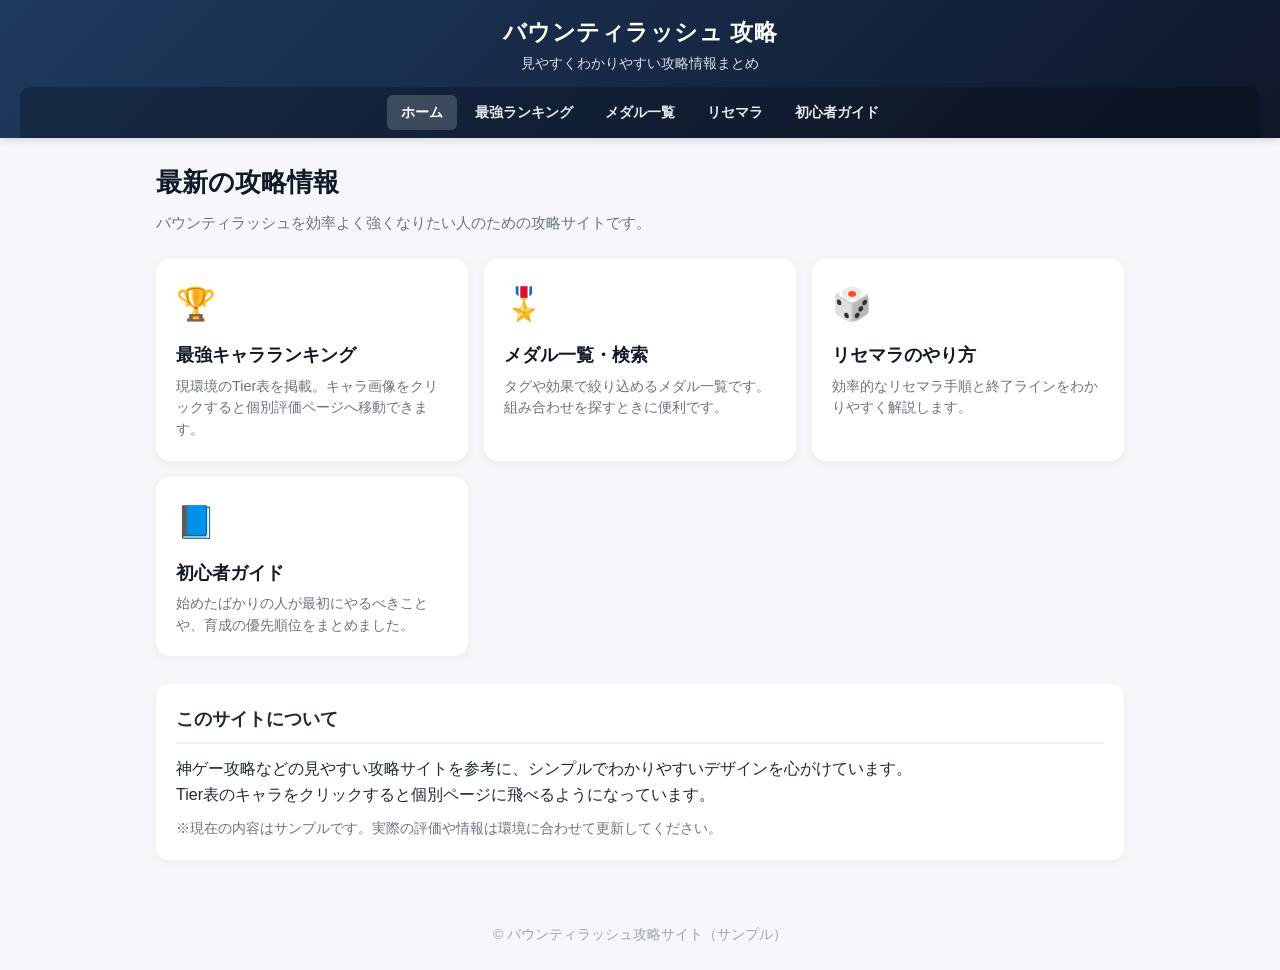
<file: bounty-rush-guide/bounty-rush-guide/index.html>
<!DOCTYPE html>
<html lang="ja">
<head>
  <meta charset="UTF-8">
  <meta name="viewport" content="width=device-width, initial-scale=1.0">
  <title>バウンティラッシュ 攻略サイト</title>
  <link rel="stylesheet" href="style.css">
</head>
<body>

  <header class="site-header">
    <div class="header-inner">
      <h1><a href="index.html">バウンティラッシュ 攻略</a></h1>
      <p>見やすくわかりやすい攻略情報まとめ</p>
    </div>
    <nav class="nav">
      <a href="index.html" class="active">ホーム</a>
      <a href="ranking.html">最強ランキング</a>
      <a href="medals.html">メダル一覧</a>
      <a href="reroll.html">リセマラ</a>
      <a href="beginner.html">初心者ガイド</a>
    </nav>
  </header>

  <main class="container">
    <h2 class="page-title">最新の攻略情報</h2>
    <p class="page-desc">バウンティラッシュを効率よく強くなりたい人のための攻略サイトです。</p>

    <div class="card-grid">
      <a href="ranking.html" class="card">
        <div class="card-icon">🏆</div>
        <h3>最強キャラランキング</h3>
        <p>現環境のTier表を掲載。キャラ画像をクリックすると個別評価ページへ移動できます。</p>
      </a>

      <a href="medals.html" class="card">
        <div class="card-icon">🎖️</div>
        <h3>メダル一覧・検索</h3>
        <p>タグや効果で絞り込めるメダル一覧です。組み合わせを探すときに便利です。</p>
      </a>

      <a href="reroll.html" class="card">
        <div class="card-icon">🎲</div>
        <h3>リセマラのやり方</h3>
        <p>効率的なリセマラ手順と終了ラインをわかりやすく解説します。</p>
      </a>

      <a href="beginner.html" class="card">
        <div class="card-icon">📘</div>
        <h3>初心者ガイド</h3>
        <p>始めたばかりの人が最初にやるべきことや、育成の優先順位をまとめました。</p>
      </a>
    </div>

    <div class="section-box" style="margin-top: 28px;">
      <h3>このサイトについて</h3>
      <p>
        神ゲー攻略などの見やすい攻略サイトを参考に、シンプルでわかりやすいデザインを心がけています。<br>
        Tier表のキャラをクリックすると個別ページに飛べるようになっています。
      </p>
      <p style="margin-top: 10px; color: #6b7280; font-size: 0.9rem;">
        ※現在の内容はサンプルです。実際の評価や情報は環境に合わせて更新してください。
      </p>
    </div>
  </main>

  <footer class="footer">
    © バウンティラッシュ攻略サイト（サンプル）
  </footer>

</body>
</html>
</file>
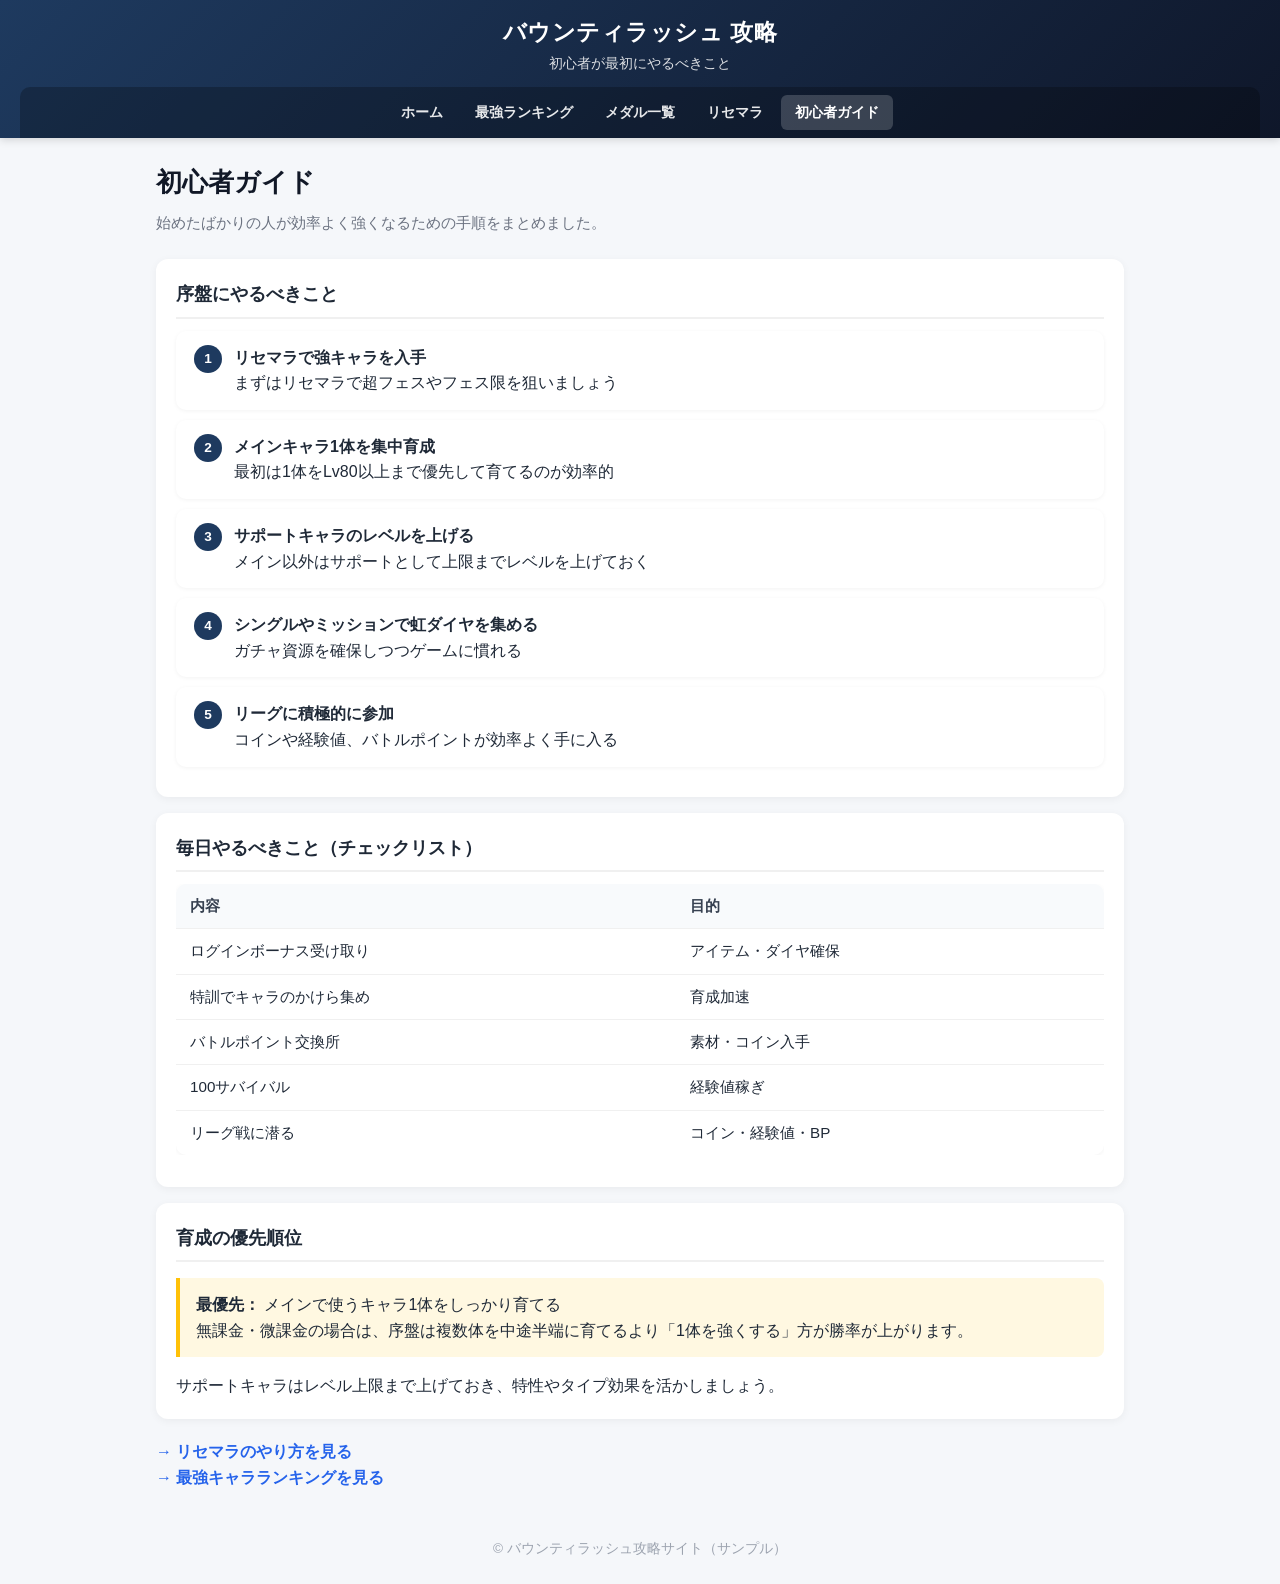
<file: bounty-rush-guide/bounty-rush-guide/beginner.html>
<!DOCTYPE html>
<html lang="ja">
<head>
  <meta charset="UTF-8">
  <meta name="viewport" content="width=device-width, initial-scale=1.0">
  <title>初心者ガイド - バウンティラッシュ攻略</title>
  <link rel="stylesheet" href="style.css">
</head>
<body>

  <header class="site-header">
    <div class="header-inner">
      <h1><a href="index.html">バウンティラッシュ 攻略</a></h1>
      <p>初心者が最初にやるべきこと</p>
    </div>
    <nav class="nav">
      <a href="index.html">ホーム</a>
      <a href="ranking.html">最強ランキング</a>
      <a href="medals.html">メダル一覧</a>
      <a href="reroll.html">リセマラ</a>
      <a href="beginner.html" class="active">初心者ガイド</a>
    </nav>
  </header>

  <main class="container">
    <h2 class="page-title">初心者ガイド</h2>
    <p class="page-desc">始めたばかりの人が効率よく強くなるための手順をまとめました。</p>

    <div class="section-box">
      <h3>序盤にやるべきこと</h3>
      <ul class="content-list">
        <li>
          <span class="num">1</span>
          <div>
            <strong>リセマラで強キャラを入手</strong><br>
            まずはリセマラで超フェスやフェス限を狙いましょう
          </div>
        </li>
        <li>
          <span class="num">2</span>
          <div>
            <strong>メインキャラ1体を集中育成</strong><br>
            最初は1体をLv80以上まで優先して育てるのが効率的
          </div>
        </li>
        <li>
          <span class="num">3</span>
          <div>
            <strong>サポートキャラのレベルを上げる</strong><br>
            メイン以外はサポートとして上限までレベルを上げておく
          </div>
        </li>
        <li>
          <span class="num">4</span>
          <div>
            <strong>シングルやミッションで虹ダイヤを集める</strong><br>
            ガチャ資源を確保しつつゲームに慣れる
          </div>
        </li>
        <li>
          <span class="num">5</span>
          <div>
            <strong>リーグに積極的に参加</strong><br>
            コインや経験値、バトルポイントが効率よく手に入る
          </div>
        </li>
      </ul>
    </div>

    <div class="section-box">
      <h3>毎日やるべきこと（チェックリスト）</h3>
      <div class="table-wrap">
        <table>
          <thead>
            <tr>
              <th>内容</th>
              <th>目的</th>
            </tr>
          </thead>
          <tbody>
            <tr>
              <td>ログインボーナス受け取り</td>
              <td>アイテム・ダイヤ確保</td>
            </tr>
            <tr>
              <td>特訓でキャラのかけら集め</td>
              <td>育成加速</td>
            </tr>
            <tr>
              <td>バトルポイント交換所</td>
              <td>素材・コイン入手</td>
            </tr>
            <tr>
              <td>100サバイバル</td>
              <td>経験値稼ぎ</td>
            </tr>
            <tr>
              <td>リーグ戦に潜る</td>
              <td>コイン・経験値・BP</td>
            </tr>
          </tbody>
        </table>
      </div>
    </div>

    <div class="section-box">
      <h3>育成の優先順位</h3>
      <div class="highlight-box">
        <strong>最優先：</strong> メインで使うキャラ1体をしっかり育てる<br>
        無課金・微課金の場合は、序盤は複数体を中途半端に育てるより「1体を強くする」方が勝率が上がります。
      </div>
      <p style="margin-top: 12px;">サポートキャラはレベル上限まで上げておき、特性やタイプ効果を活かしましょう。</p>
    </div>

    <p style="margin-top: 20px;">
      <a href="reroll.html" style="color:#2563eb; font-weight:600;">→ リセマラのやり方を見る</a><br>
      <a href="ranking.html" style="color:#2563eb; font-weight:600;">→ 最強キャラランキングを見る</a>
    </p>
  </main>

  <footer class="footer">
    © バウンティラッシュ攻略サイト（サンプル）
  </footer>

</body>
</html>
</file>
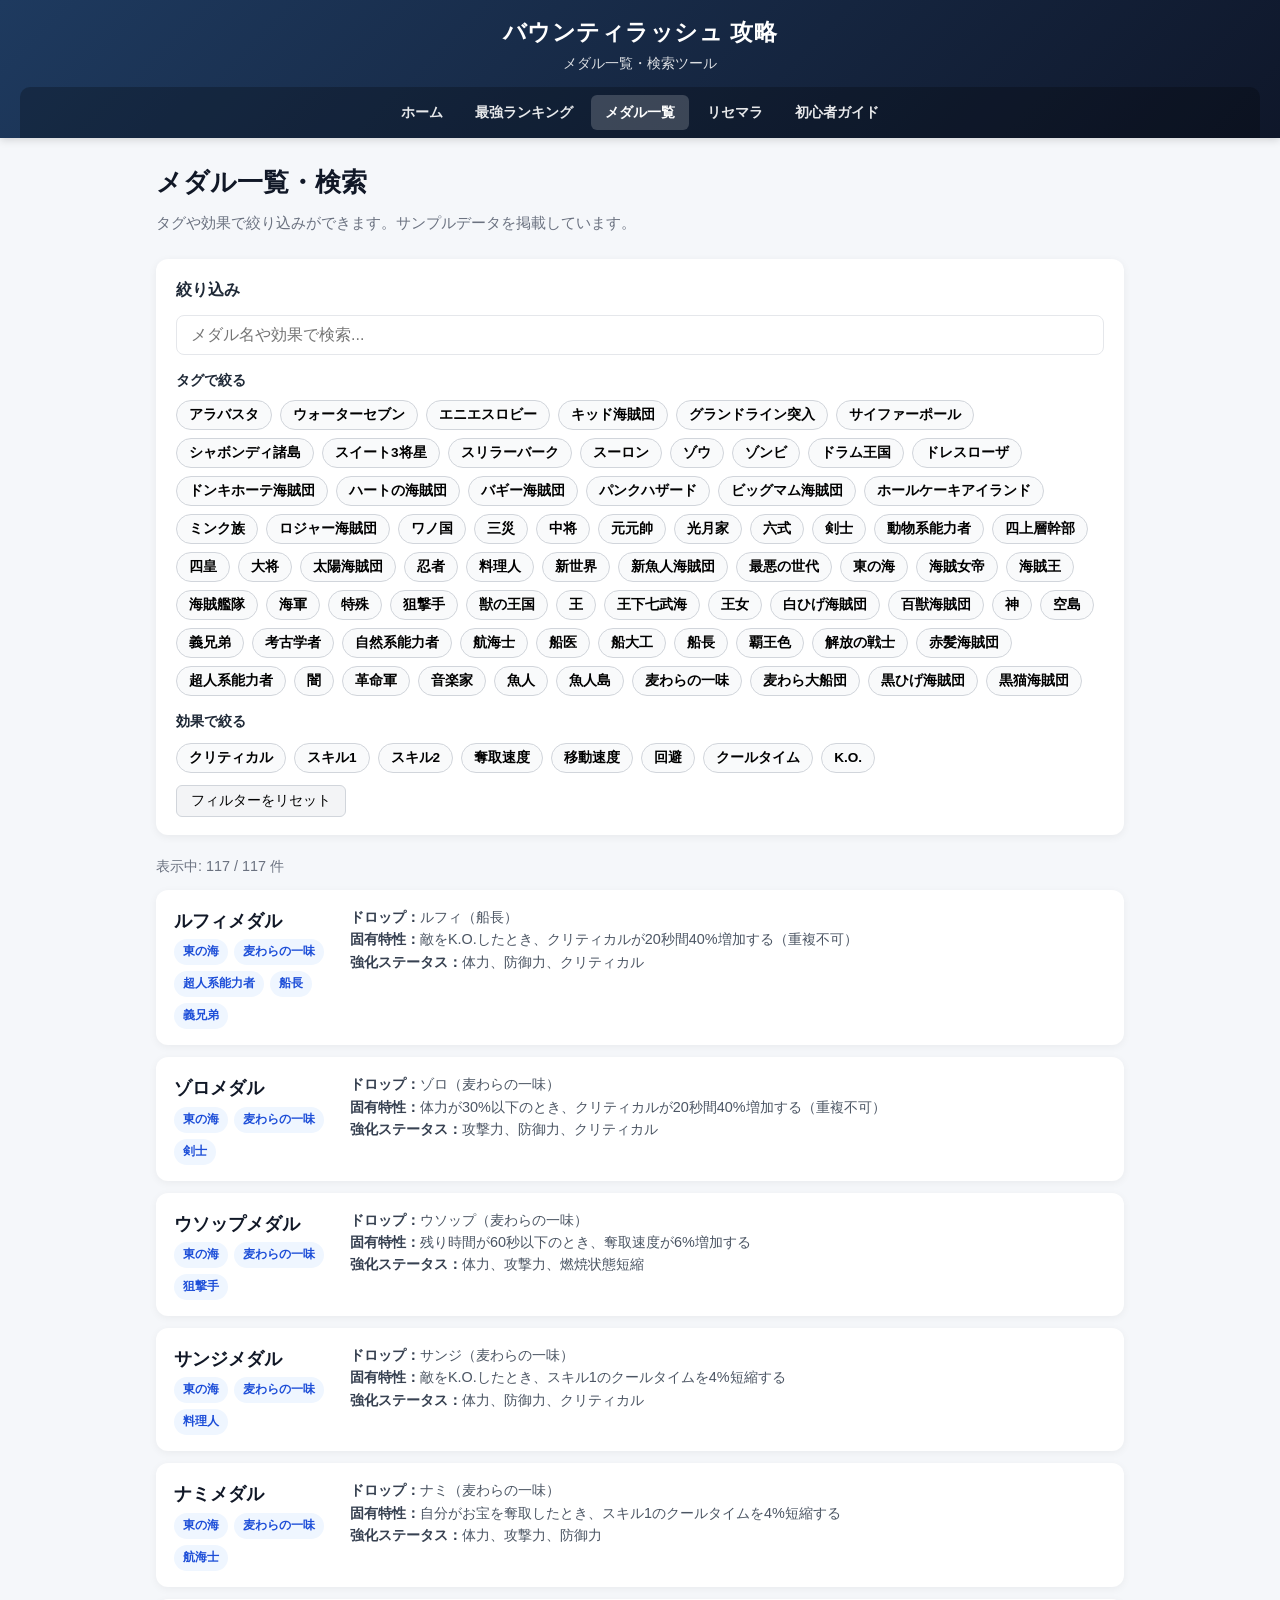
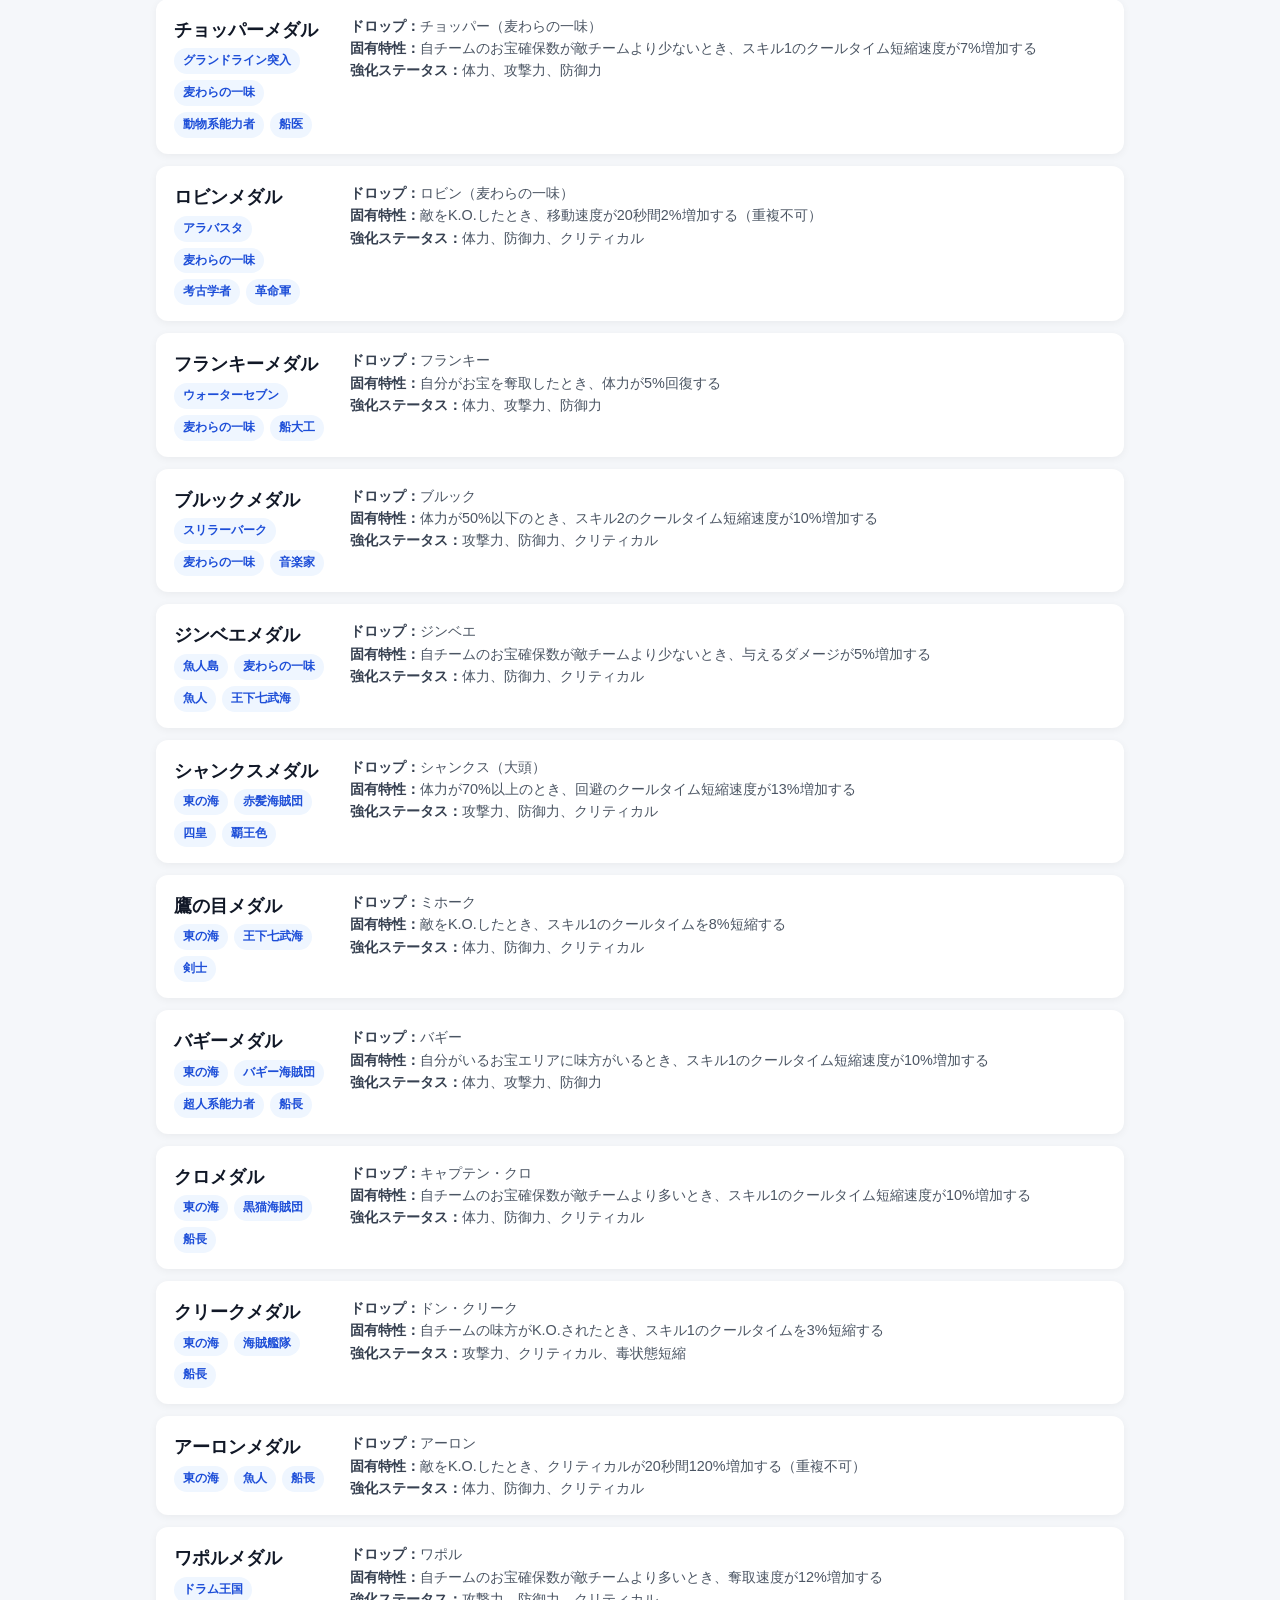
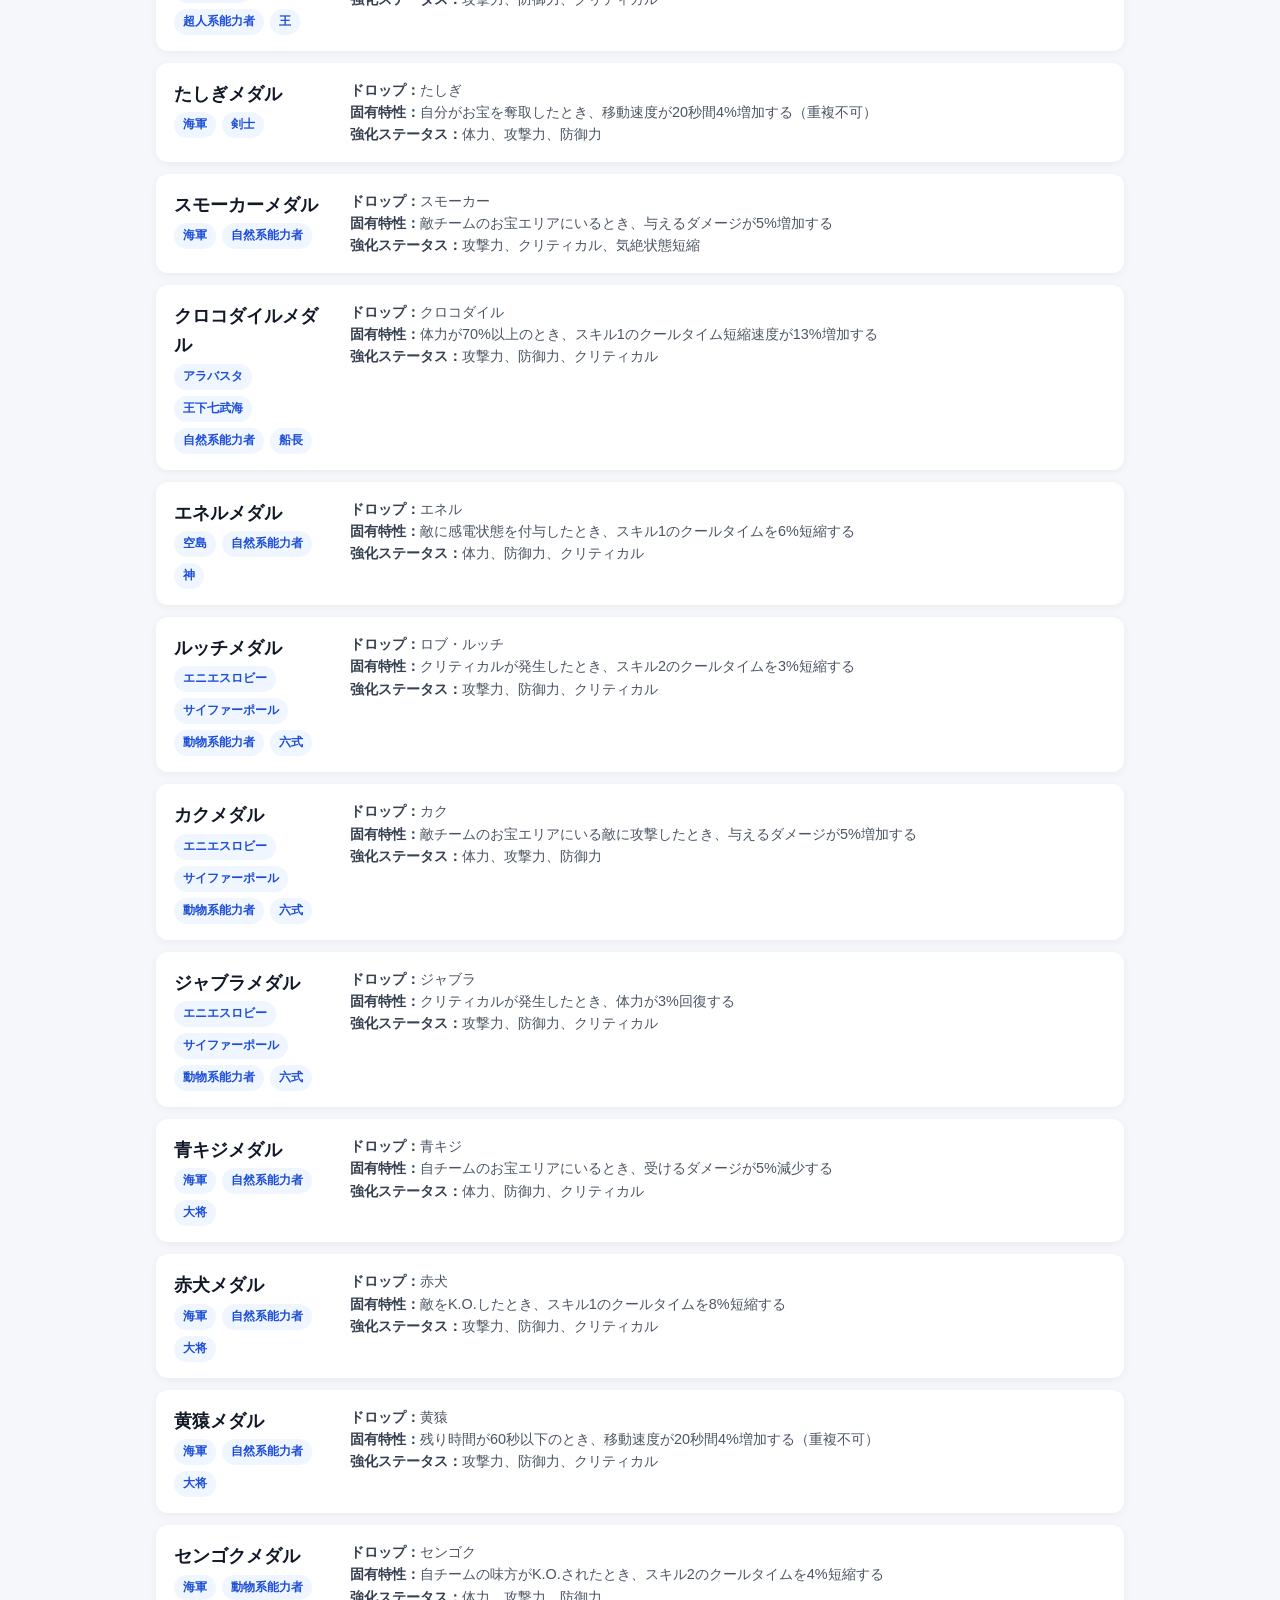
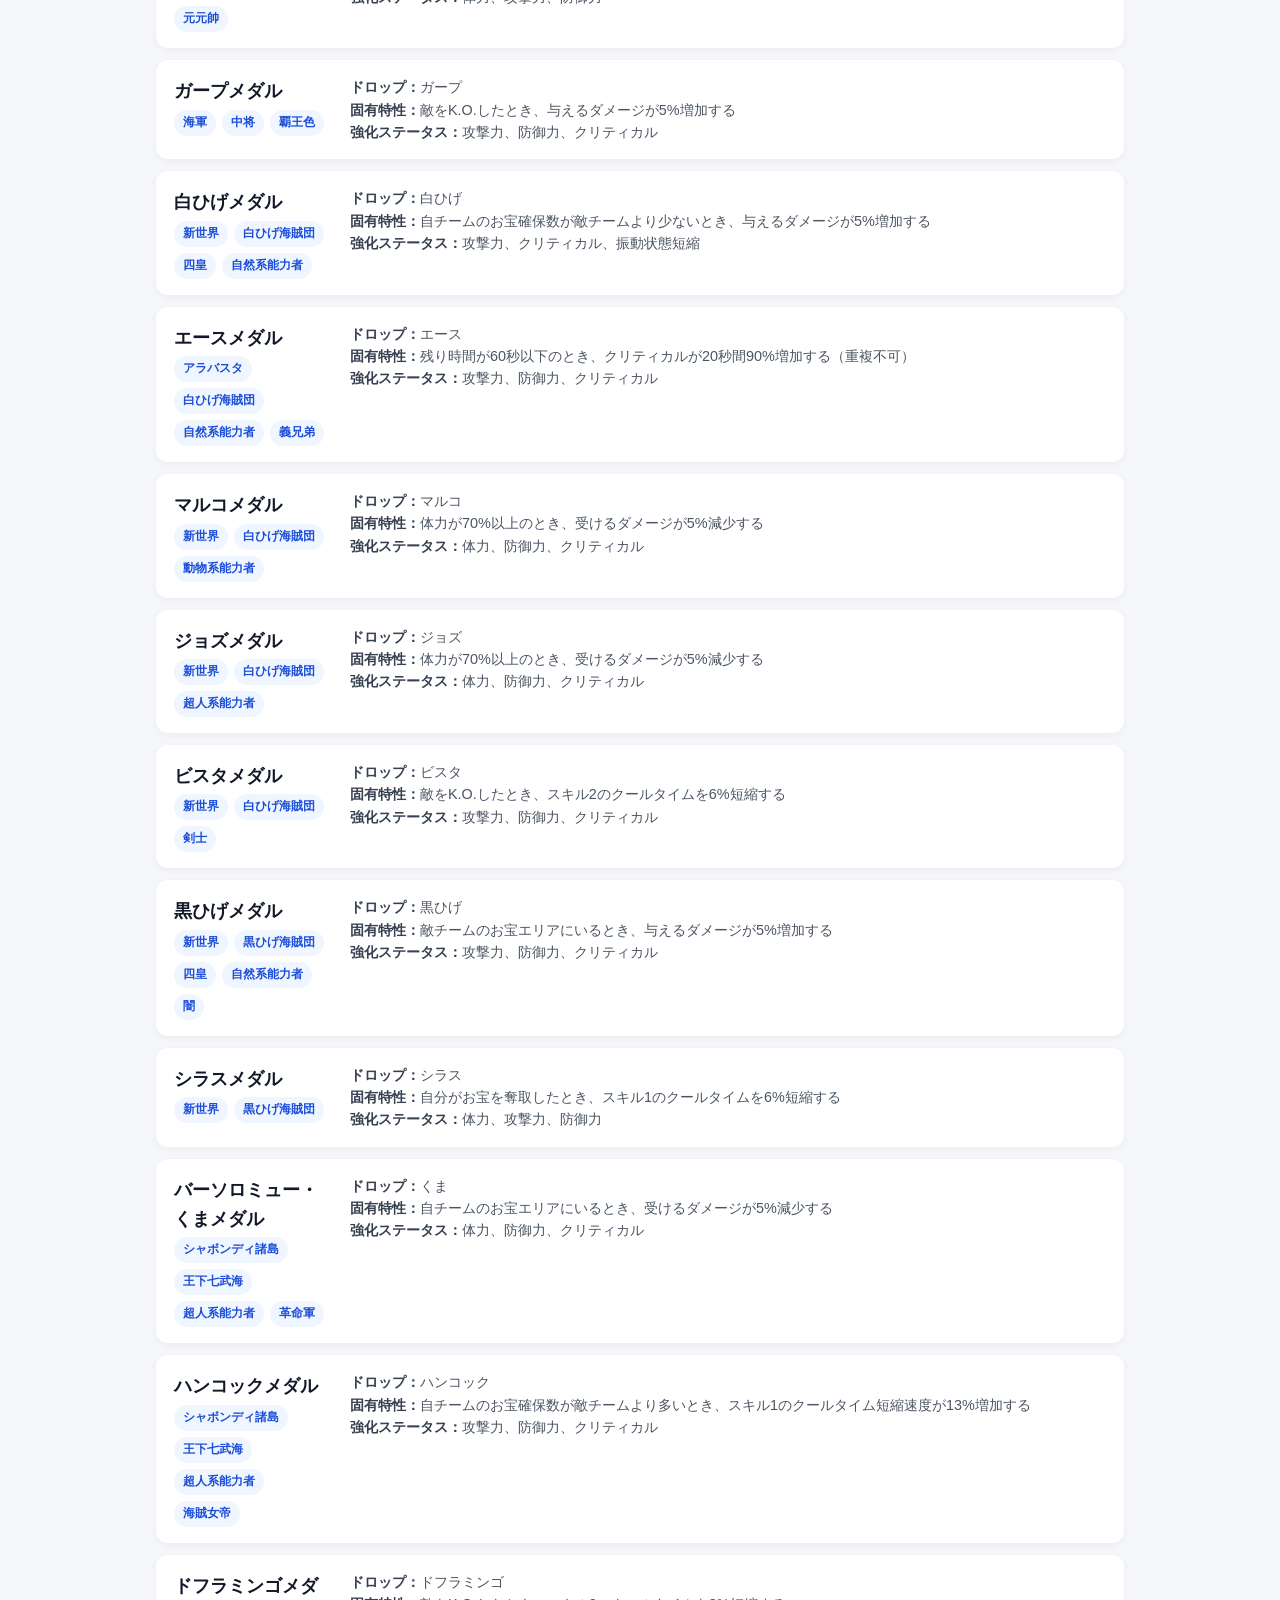
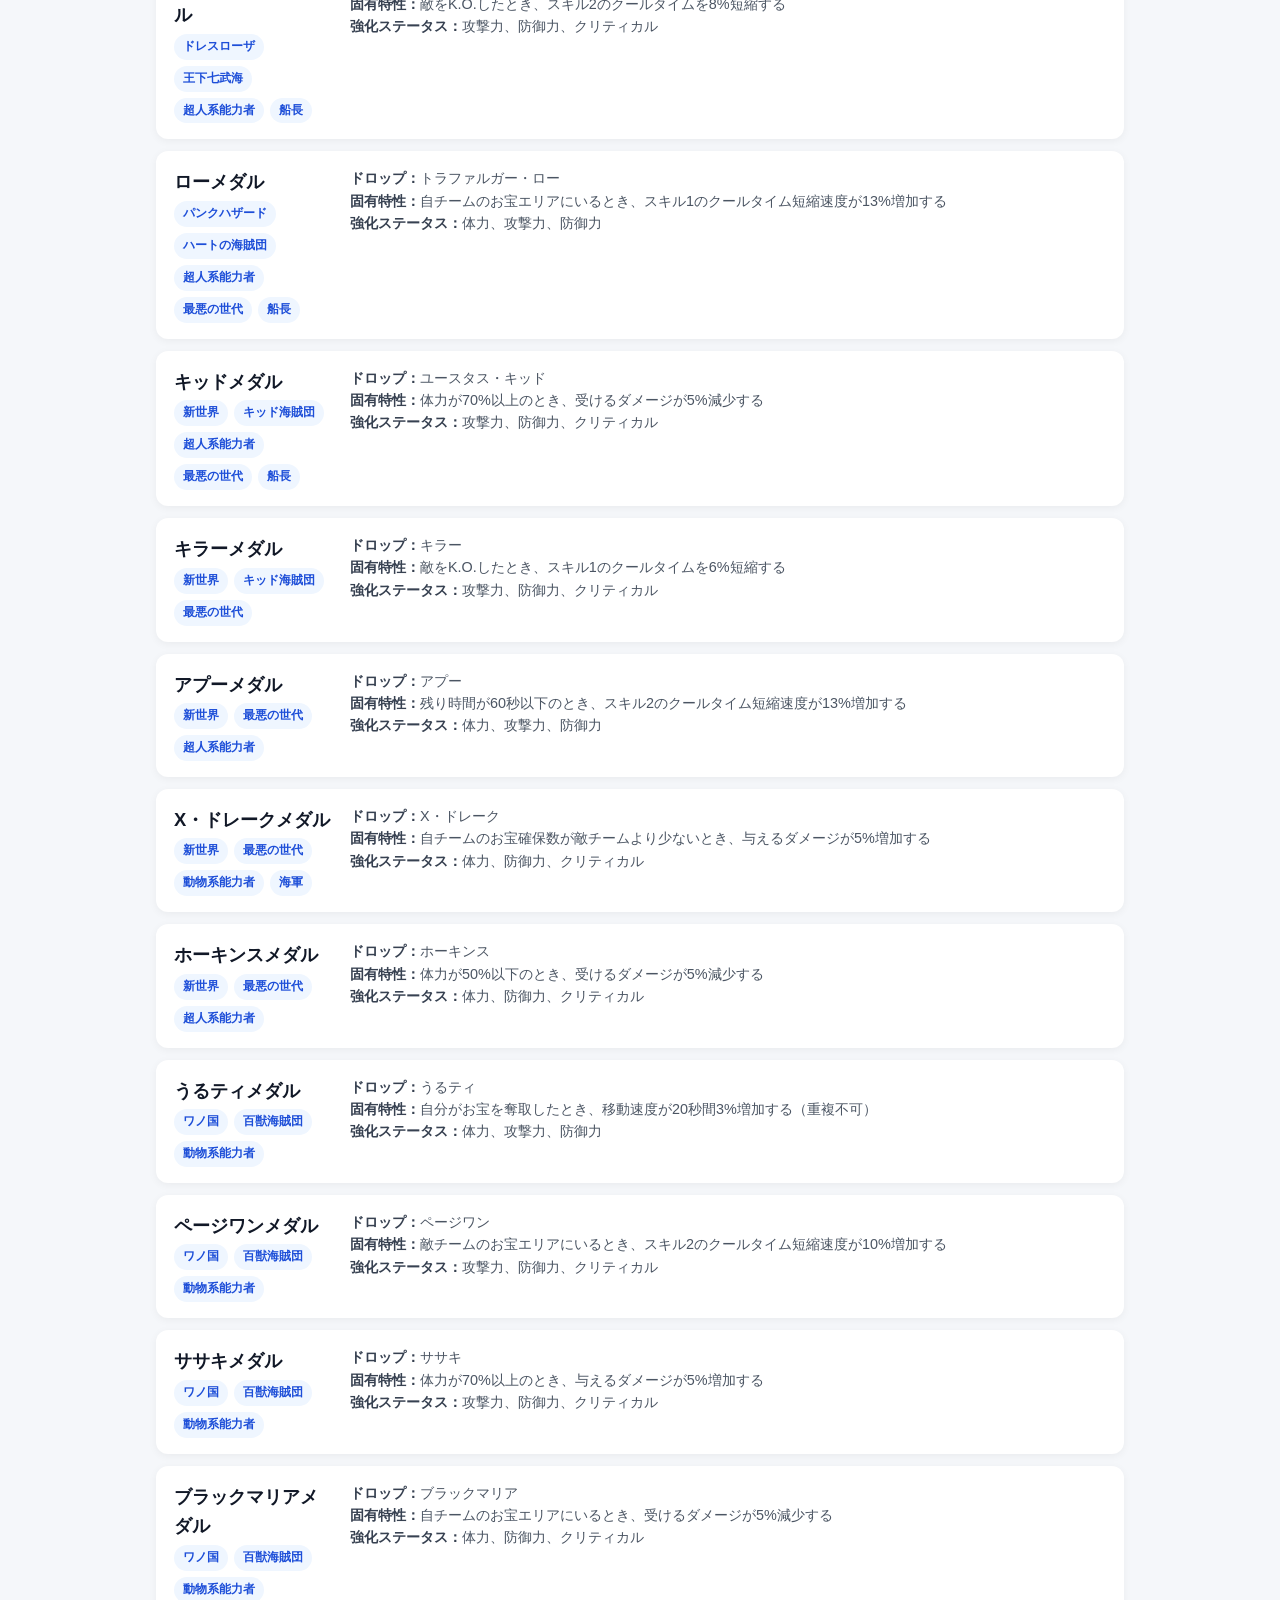
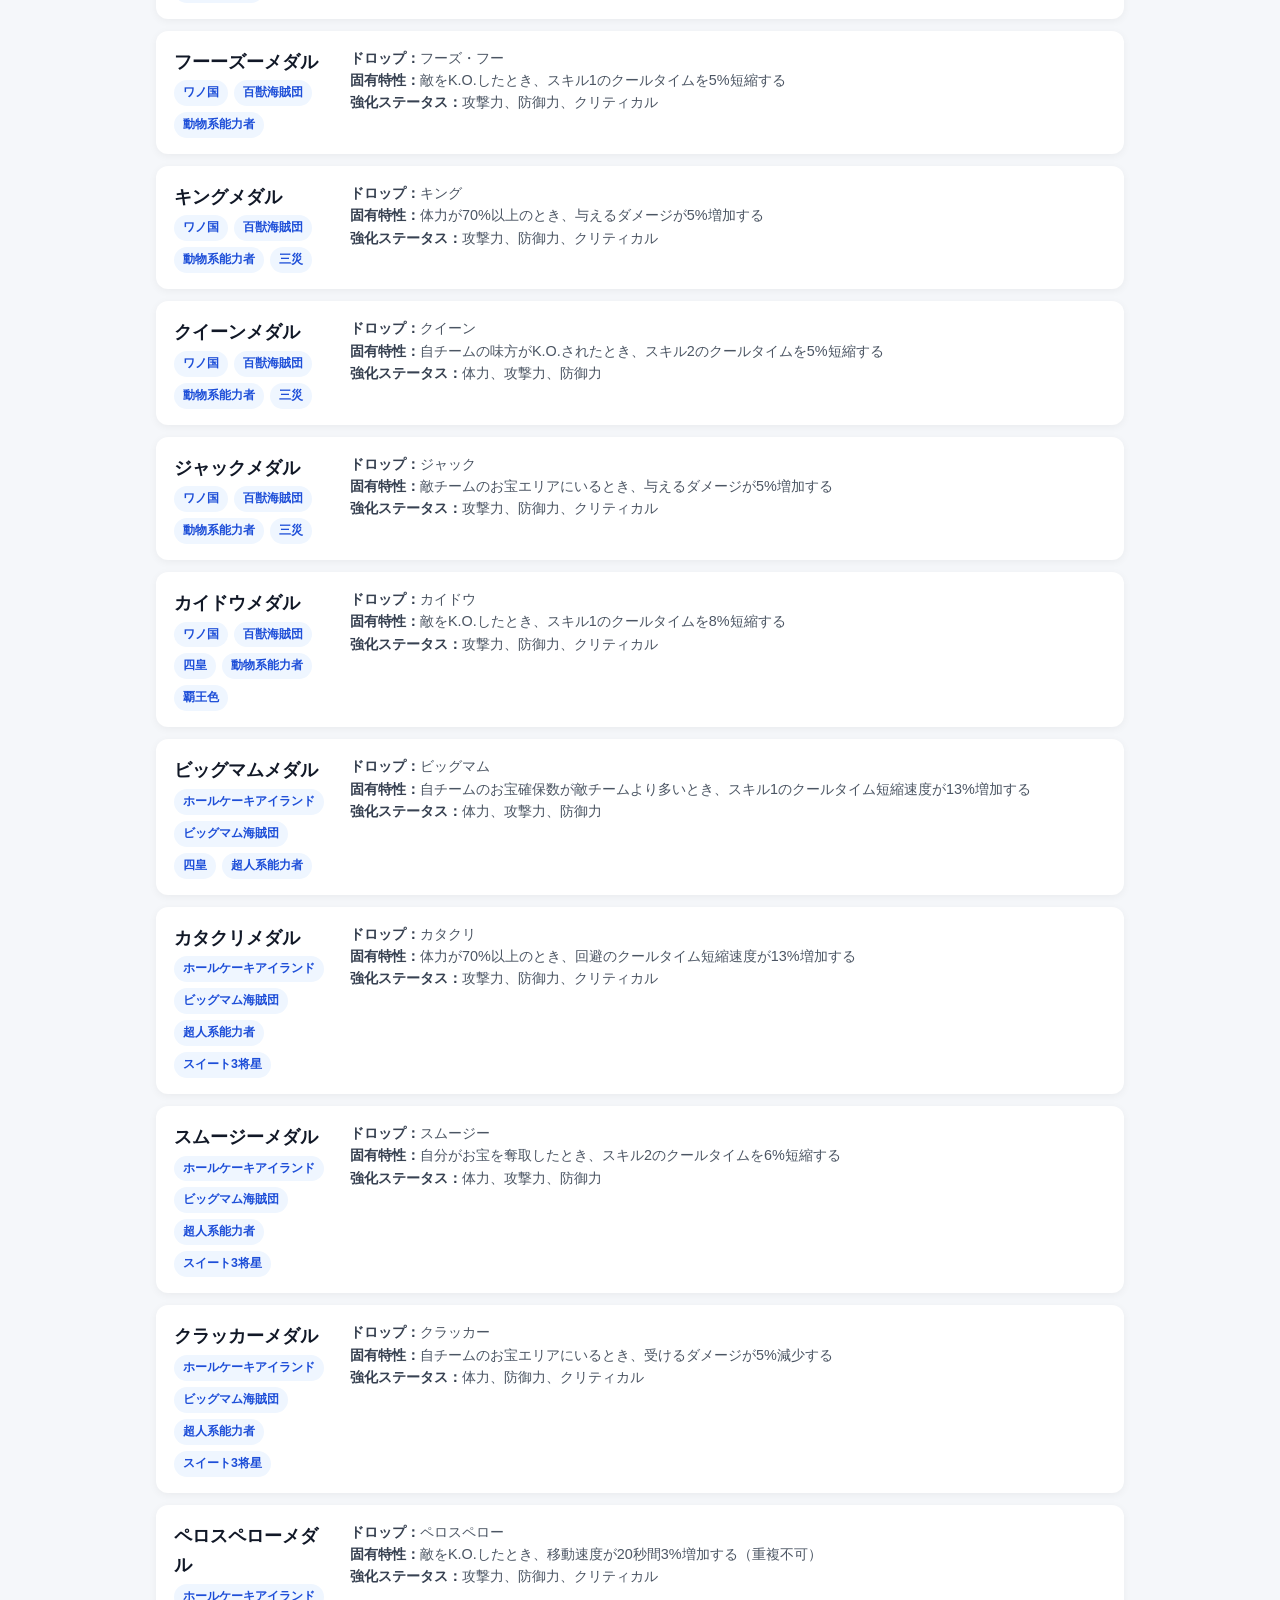
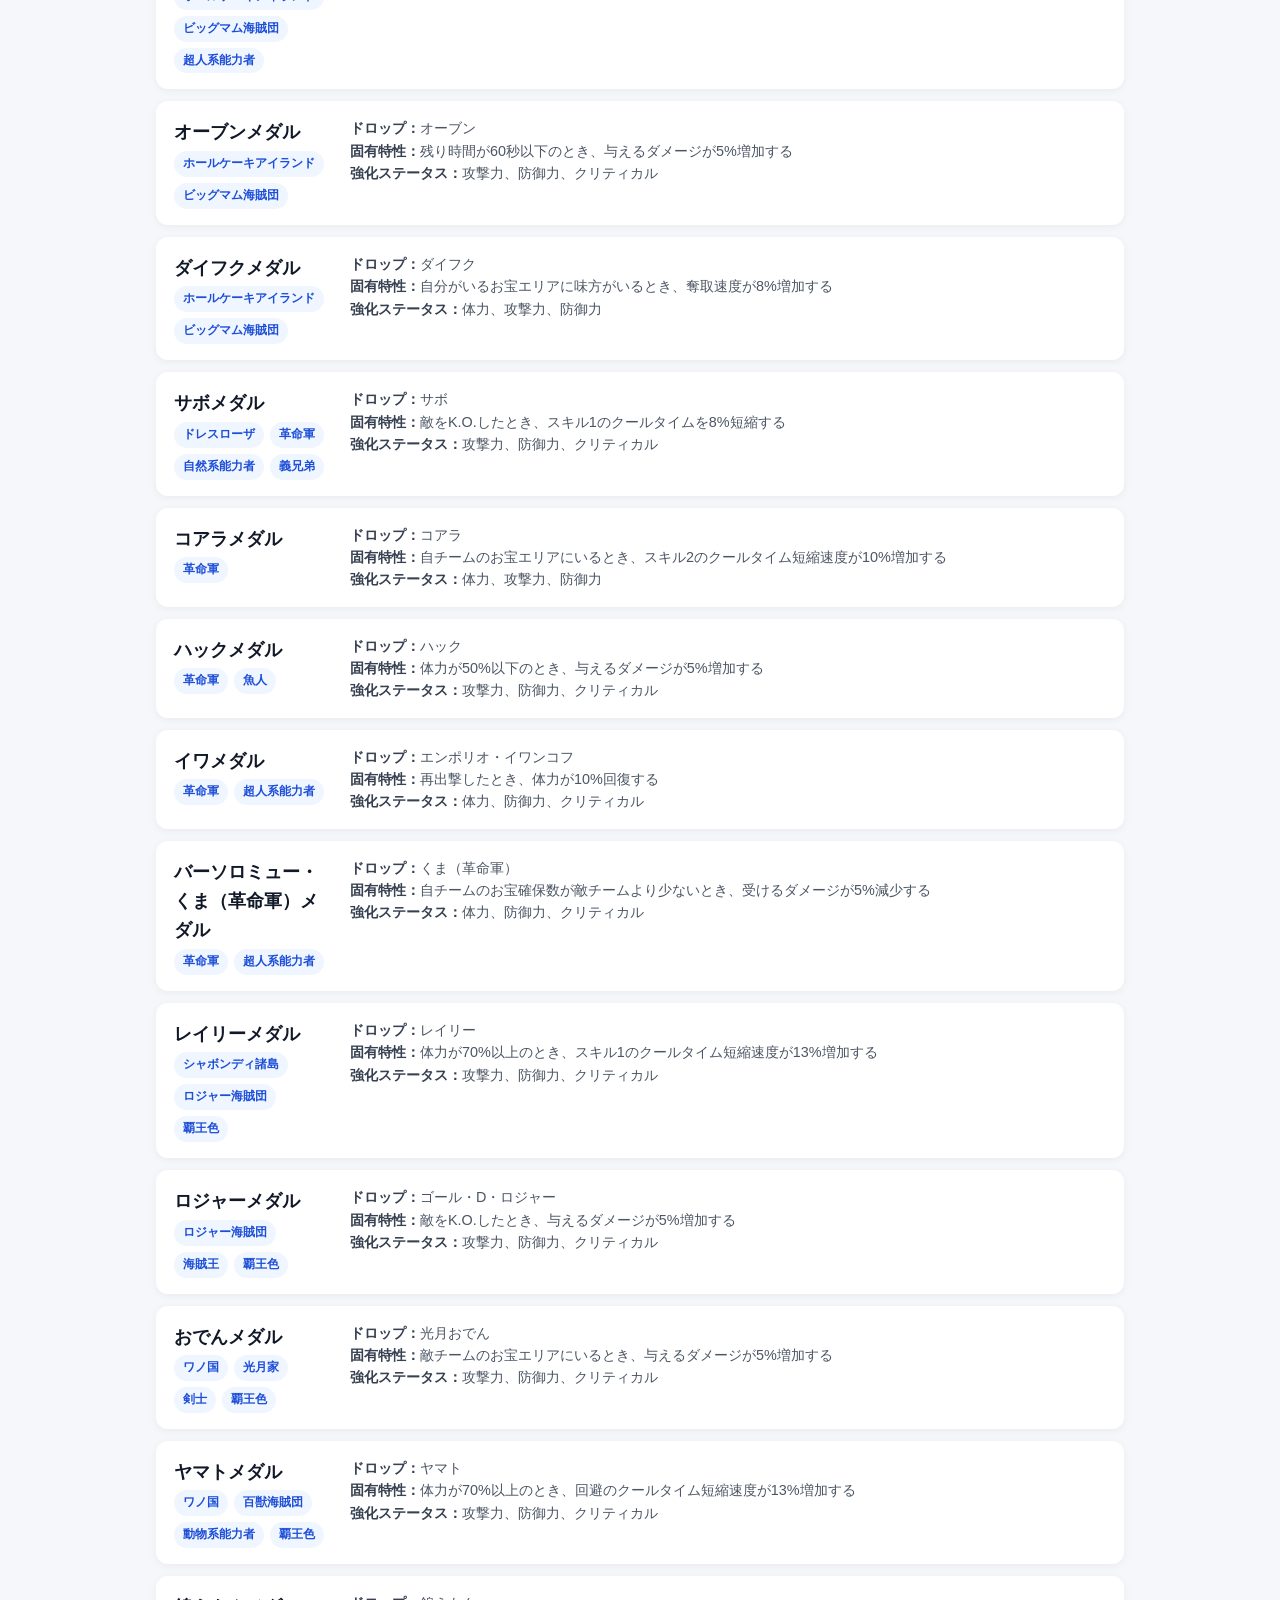
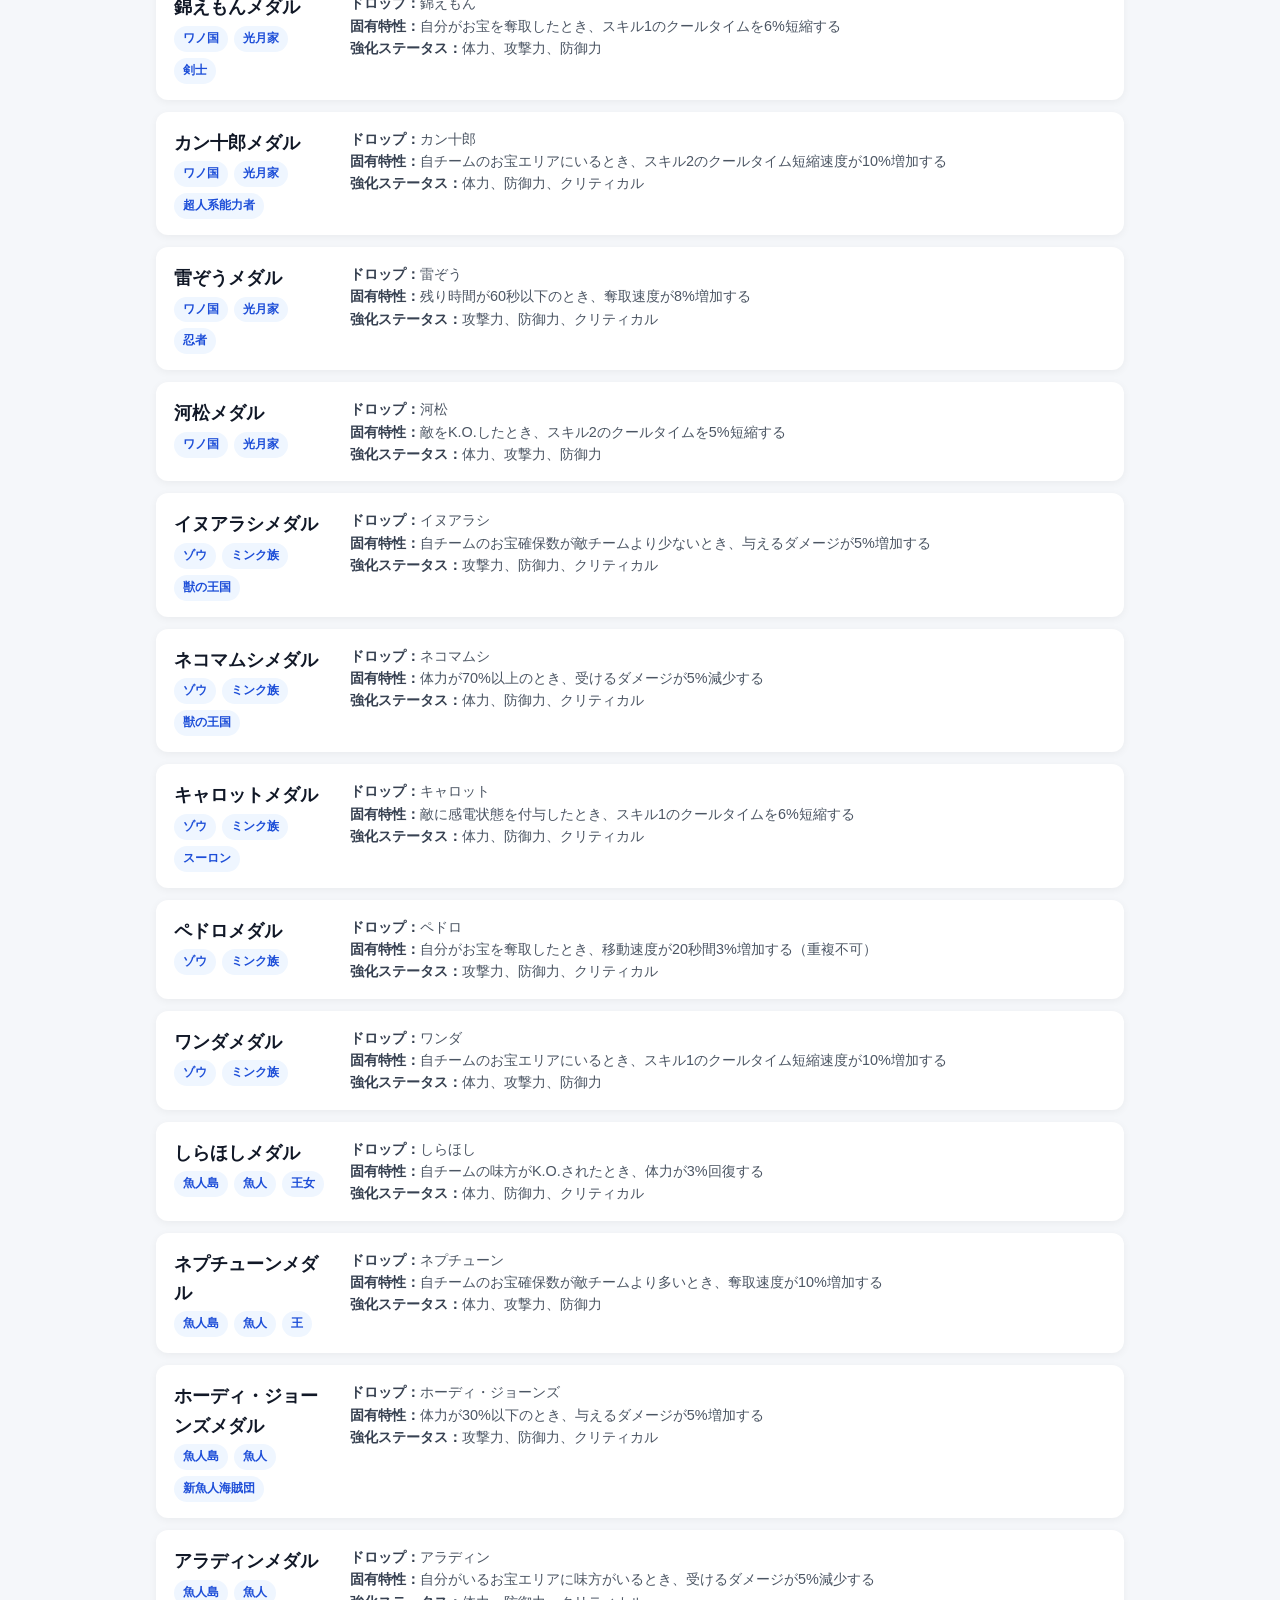
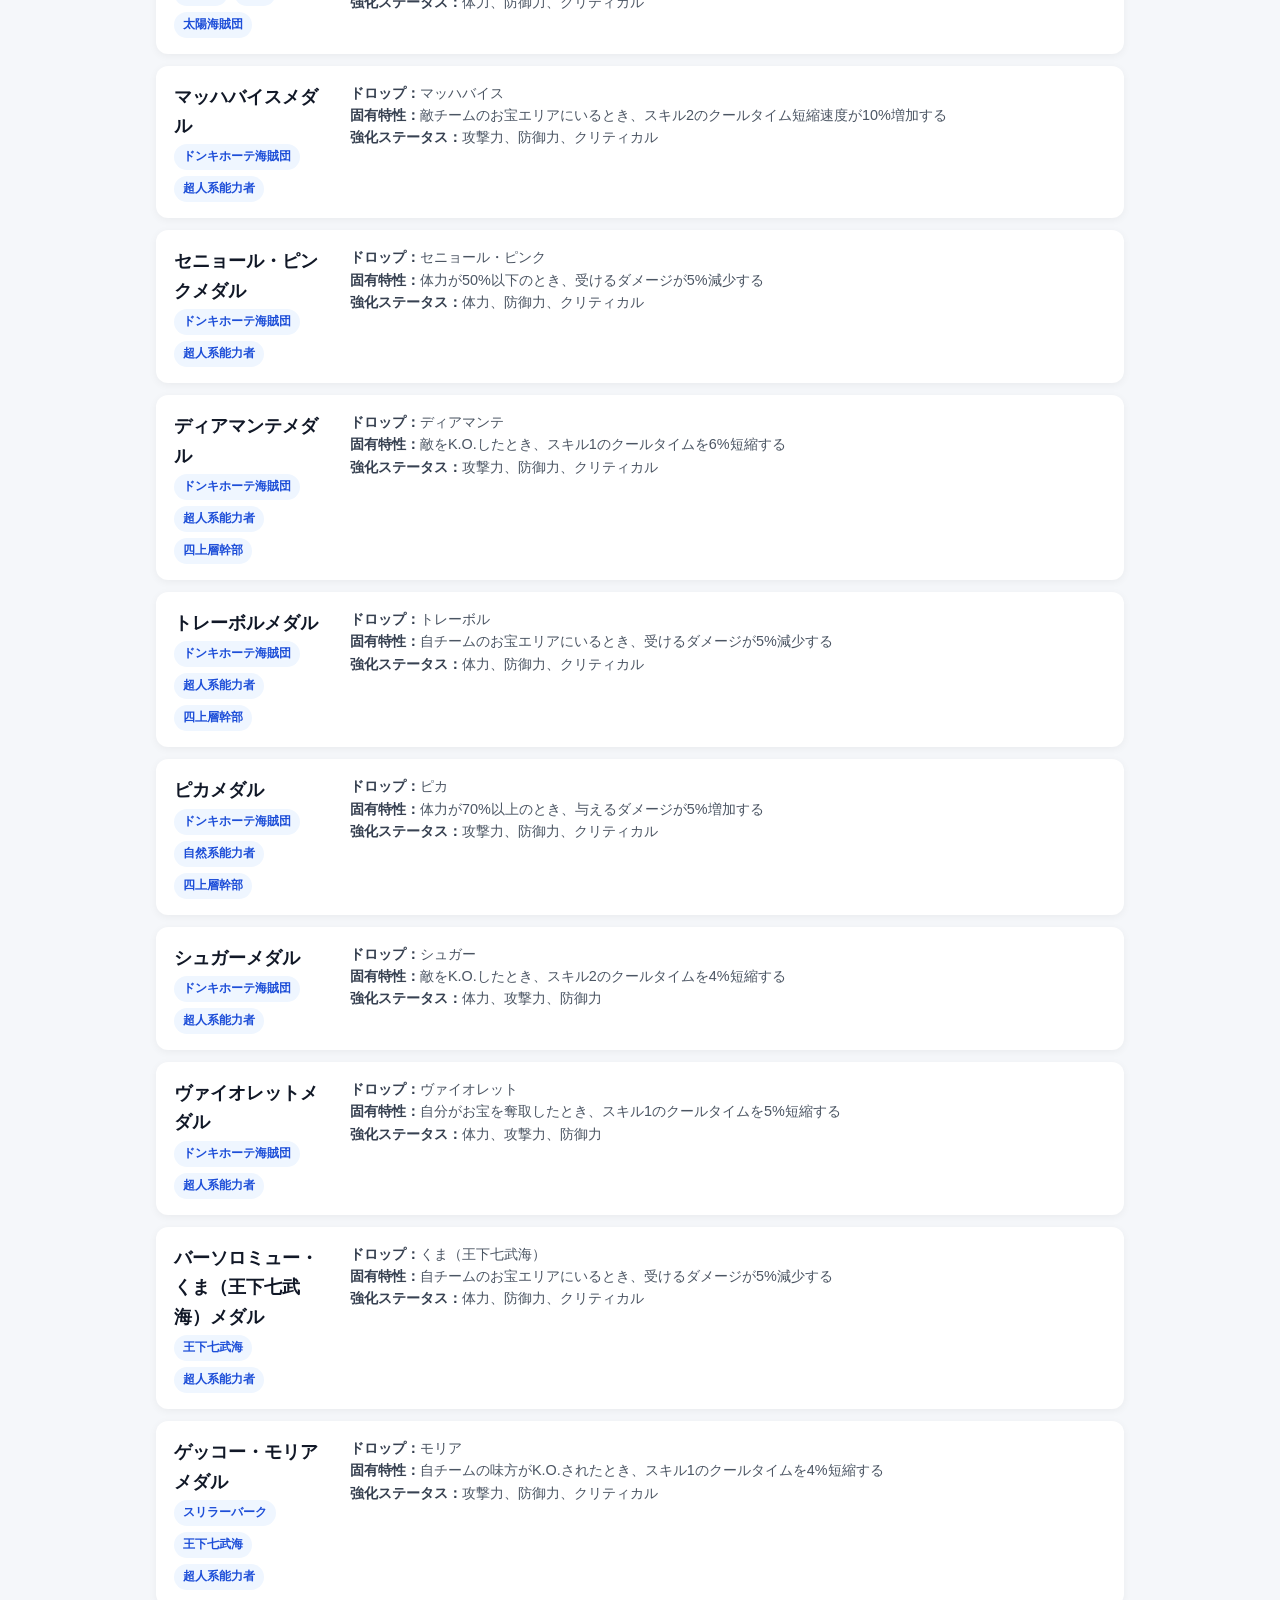
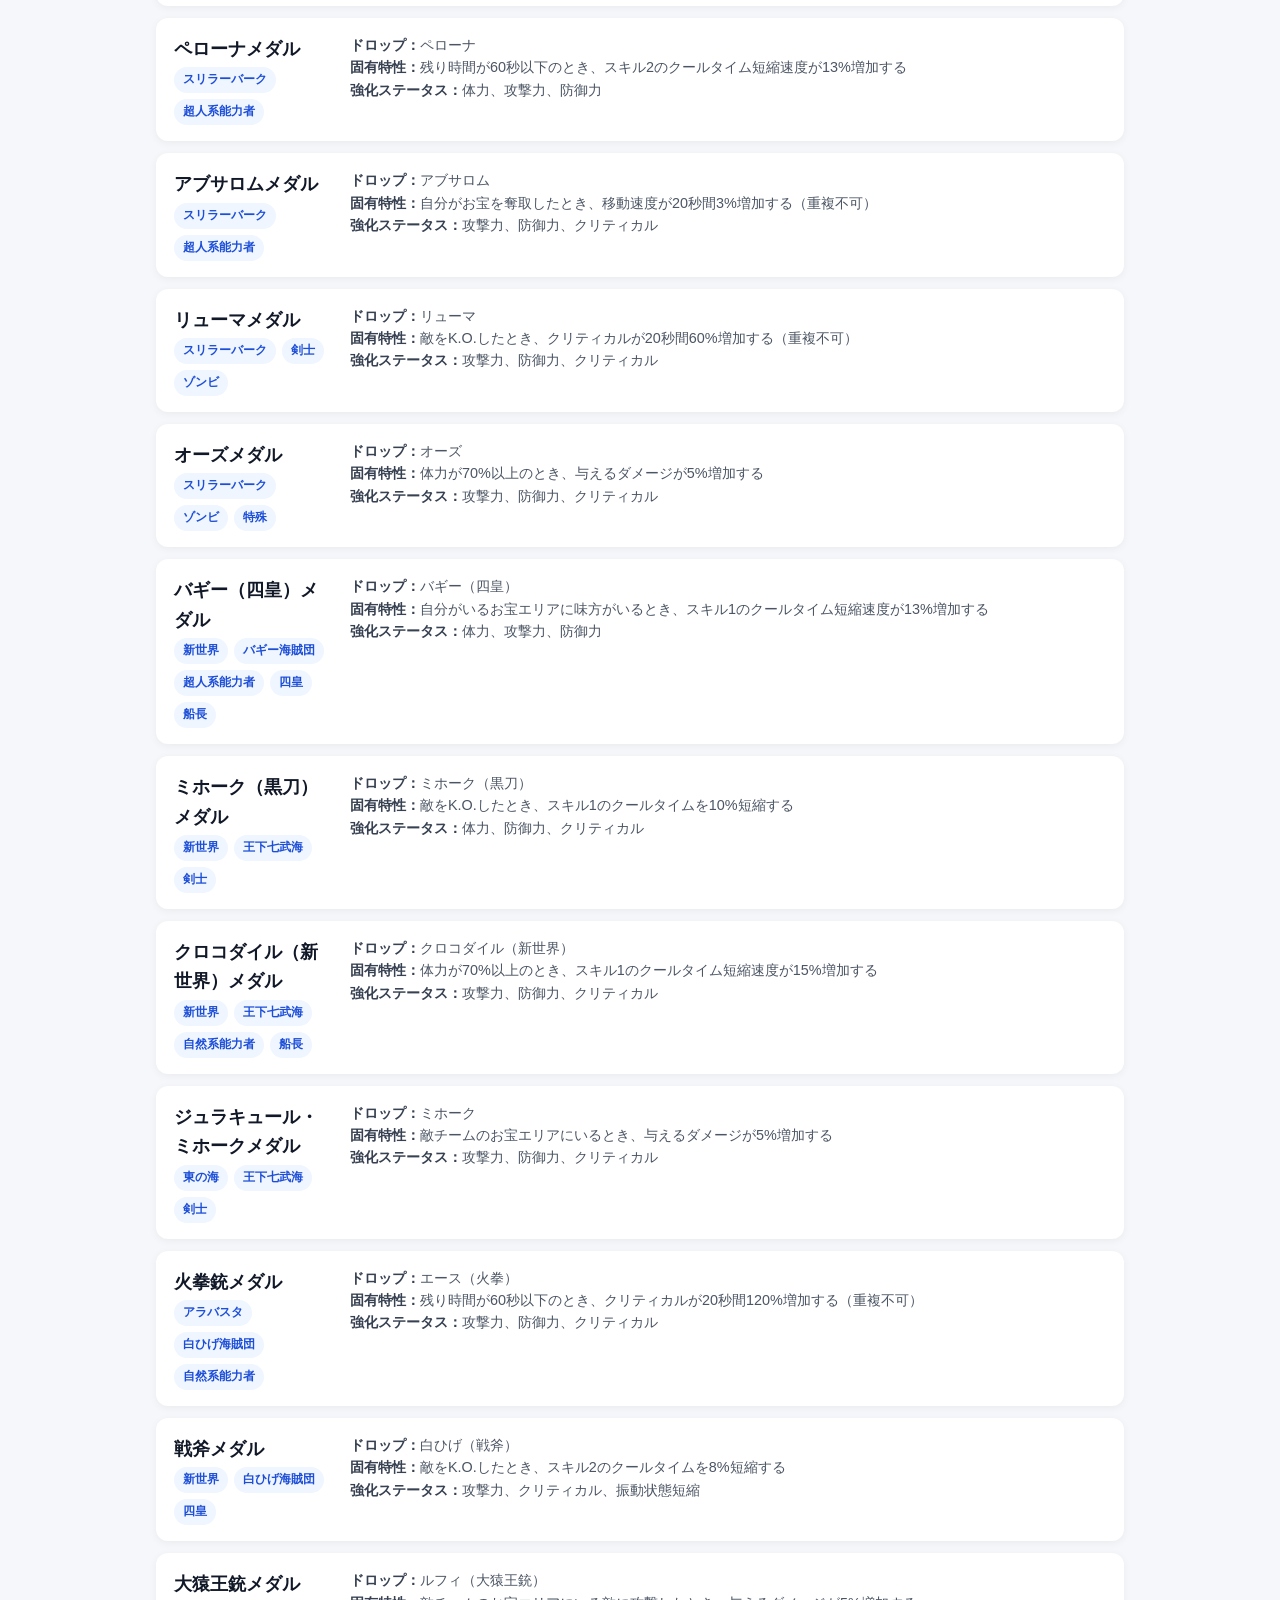
<file: bounty-rush-guide/bounty-rush-guide/medals.html>
<!DOCTYPE html>
<html lang="ja">
<head>
  <meta charset="UTF-8">
  <meta name="viewport" content="width=device-width, initial-scale=1.0">
  <title>メダル一覧・検索 - バウンティラッシュ攻略</title>
  <link rel="stylesheet" href="style.css">
  <style>
    /* メダルページ専用スタイル */
    .filter-box {
      background: white;
      border-radius: 12px;
      padding: 18px 20px;
      margin-bottom: 20px;
      box-shadow: 0 2px 8px rgba(0,0,0,0.06);
    }
    .filter-box h3 {
      font-size: 1rem;
      margin-bottom: 12px;
      font-weight: 700;
    }
    .search-input {
      width: 100%;
      padding: 10px 14px;
      border: 1.5px solid #e5e7eb;
      border-radius: 8px;
      font-size: 1rem;
      margin-bottom: 14px;
    }
    .search-input:focus {
      outline: none;
      border-color: #3b82f6;
    }
    .tag-filters {
      display: flex;
      flex-wrap: wrap;
      gap: 8px;
    }
    .tag-btn {
      padding: 5px 12px;
      border-radius: 999px;
      border: 1.5px solid #d1d5db;
      background: #f9fafb;
      font-size: 0.85rem;
      font-weight: 600;
      cursor: pointer;
      transition: all 0.15s;
    }
    .tag-btn:hover {
      border-color: #3b82f6;
      color: #2563eb;
    }
    .tag-btn.active {
      background: #2563eb;
      border-color: #2563eb;
      color: white;
    }
    .effect-filters {
      display: flex;
      flex-wrap: wrap;
      gap: 8px;
      margin-top: 10px;
    }
    .result-count {
      font-size: 0.9rem;
      color: #6b7280;
      margin-bottom: 12px;
    }
    .medal-list {
      display: flex;
      flex-direction: column;
      gap: 12px;
    }
    .medal-card {
      background: white;
      border-radius: 12px;
      padding: 16px 18px;
      box-shadow: 0 2px 8px rgba(0,0,0,0.05);
      display: grid;
      grid-template-columns: 1fr;
      gap: 8px;
    }
    .medal-card.hidden {
      display: none;
    }
    .medal-name {
      font-size: 1.15rem;
      font-weight: 800;
      color: #111827;
    }
    .medal-meta {
      font-size: 0.9rem;
      color: #4b5563;
      line-height: 1.55;
    }
    .medal-meta strong {
      color: #374151;
    }
    .medal-tags {
      display: flex;
      flex-wrap: wrap;
      gap: 6px;
      margin-top: 4px;
    }
    .medal-tag {
      background: #eff6ff;
      color: #1d4ed8;
      font-size: 0.78rem;
      font-weight: 600;
      padding: 3px 9px;
      border-radius: 999px;
    }
    .reset-btn {
      margin-top: 12px;
      padding: 6px 14px;
      background: #f3f4f6;
      border: 1px solid #d1d5db;
      border-radius: 6px;
      font-size: 0.85rem;
      cursor: pointer;
    }
    .reset-btn:hover {
      background: #e5e7eb;
    }
    @media (min-width: 640px) {
      .medal-card {
        grid-template-columns: 160px 1fr;
        gap: 16px;
        align-items: start;
      }
    }
  </style>
</head>
<body>

  <header class="site-header">
    <div class="header-inner">
      <h1><a href="index.html">バウンティラッシュ 攻略</a></h1>
      <p>メダル一覧・検索ツール</p>
    </div>
    <nav class="nav">
      <a href="index.html">ホーム</a>
      <a href="ranking.html">最強ランキング</a>
      <a href="medals.html" class="active">メダル一覧</a>
      <a href="reroll.html">リセマラ</a>
      <a href="beginner.html">初心者ガイド</a>
    </nav>
  </header>

  <main class="container">
    <h2 class="page-title">メダル一覧・検索</h2>
    <p class="page-desc">
      タグや効果で絞り込みができます。サンプルデータを掲載しています。
    </p>

    <!-- フィルター -->
    <div class="filter-box">
      <h3>絞り込み</h3>
      <input type="text" id="searchInput" class="search-input" placeholder="メダル名や効果で検索...">

      <div style="margin-bottom: 8px; font-size: 0.9rem; font-weight: 600;">タグで絞る</div>
      <div class="tag-filters" id="tagFilters">
        <!-- JSで生成 -->
      </div>

      <div style="margin-top: 14px; margin-bottom: 8px; font-size: 0.9rem; font-weight: 600;">効果で絞る</div>
      <div class="effect-filters" id="effectFilters">
        <!-- JSで生成 -->
      </div>

      <button class="reset-btn" id="resetBtn">フィルターをリセット</button>
    </div>

    <div class="result-count" id="resultCount">表示中: -</div>

    <!-- メダル一覧 -->
    <div class="medal-list" id="medalList">
      <!-- JSで生成 -->
    </div>
  </main>

  <footer class="footer">
    © バウンティラッシュ攻略サイト（サンプル）
  </footer>

  <script>
    // ===== サンプルメダルデータ =====
    const medals = [
      {name:"ルフィメダル",drop:"ルフィ（船長）",trait:"敵をK.O.したとき、クリティカルが20秒間40%増加する（重複不可）",stats:"体力、防御力、クリティカル",tags:["東の海", "麦わらの一味", "超人系能力者", "船長", "義兄弟"]},
      {name:"ゾロメダル",drop:"ゾロ（麦わらの一味）",trait:"体力が30%以下のとき、クリティカルが20秒間40%増加する（重複不可）",stats:"攻撃力、防御力、クリティカル",tags:["東の海", "麦わらの一味", "剣士"]},
      {name:"ウソップメダル",drop:"ウソップ（麦わらの一味）",trait:"残り時間が60秒以下のとき、奪取速度が6%増加する",stats:"体力、攻撃力、燃焼状態短縮",tags:["東の海", "麦わらの一味", "狙撃手"]},
      {name:"サンジメダル",drop:"サンジ（麦わらの一味）",trait:"敵をK.O.したとき、スキル1のクールタイムを4%短縮する",stats:"体力、防御力、クリティカル",tags:["東の海", "麦わらの一味", "料理人"]},
      {name:"ナミメダル",drop:"ナミ（麦わらの一味）",trait:"自分がお宝を奪取したとき、スキル1のクールタイムを4%短縮する",stats:"体力、攻撃力、防御力",tags:["東の海", "麦わらの一味", "航海士"]},
      {name:"チョッパーメダル",drop:"チョッパー（麦わらの一味）",trait:"自チームのお宝確保数が敵チームより少ないとき、スキル1のクールタイム短縮速度が7%増加する",stats:"体力、攻撃力、防御力",tags:["グランドライン突入", "麦わらの一味", "動物系能力者", "船医"]},
      {name:"ロビンメダル",drop:"ロビン（麦わらの一味）",trait:"敵をK.O.したとき、移動速度が20秒間2%増加する（重複不可）",stats:"体力、防御力、クリティカル",tags:["アラバスタ", "麦わらの一味", "考古学者", "革命軍"]},
      {name:"フランキーメダル",drop:"フランキー",trait:"自分がお宝を奪取したとき、体力が5%回復する",stats:"体力、攻撃力、防御力",tags:["ウォーターセブン", "麦わらの一味", "船大工"]},
      {name:"ブルックメダル",drop:"ブルック",trait:"体力が50%以下のとき、スキル2のクールタイム短縮速度が10%増加する",stats:"攻撃力、防御力、クリティカル",tags:["スリラーバーク", "麦わらの一味", "音楽家"]},
      {name:"ジンベエメダル",drop:"ジンベエ",trait:"自チームのお宝確保数が敵チームより少ないとき、与えるダメージが5%増加する",stats:"体力、防御力、クリティカル",tags:["魚人島", "麦わらの一味", "魚人", "王下七武海"]},
      {name:"シャンクスメダル",drop:"シャンクス（大頭）",trait:"体力が70%以上のとき、回避のクールタイム短縮速度が13%増加する",stats:"攻撃力、防御力、クリティカル",tags:["東の海", "赤髪海賊団", "四皇", "覇王色"]},
      {name:"鷹の目メダル",drop:"ミホーク",trait:"敵をK.O.したとき、スキル1のクールタイムを8%短縮する",stats:"体力、防御力、クリティカル",tags:["東の海", "王下七武海", "剣士"]},
      {name:"バギーメダル",drop:"バギー",trait:"自分がいるお宝エリアに味方がいるとき、スキル1のクールタイム短縮速度が10%増加する",stats:"体力、攻撃力、防御力",tags:["東の海", "バギー海賊団", "超人系能力者", "船長"]},
      {name:"クロメダル",drop:"キャプテン・クロ",trait:"自チームのお宝確保数が敵チームより多いとき、スキル1のクールタイム短縮速度が10%増加する",stats:"体力、防御力、クリティカル",tags:["東の海", "黒猫海賊団", "船長"]},
      {name:"クリークメダル",drop:"ドン・クリーク",trait:"自チームの味方がK.O.されたとき、スキル1のクールタイムを3%短縮する",stats:"攻撃力、クリティカル、毒状態短縮",tags:["東の海", "海賊艦隊", "船長"]},
      {name:"アーロンメダル",drop:"アーロン",trait:"敵をK.O.したとき、クリティカルが20秒間120%増加する（重複不可）",stats:"体力、防御力、クリティカル",tags:["東の海", "魚人", "船長"]},
      {name:"ワポルメダル",drop:"ワポル",trait:"自チームのお宝確保数が敵チームより多いとき、奪取速度が12%増加する",stats:"攻撃力、防御力、クリティカル",tags:["ドラム王国", "超人系能力者", "王"]},
      {name:"たしぎメダル",drop:"たしぎ",trait:"自分がお宝を奪取したとき、移動速度が20秒間4%増加する（重複不可）",stats:"体力、攻撃力、防御力",tags:["海軍", "剣士"]},
      {name:"スモーカーメダル",drop:"スモーカー",trait:"敵チームのお宝エリアにいるとき、与えるダメージが5%増加する",stats:"攻撃力、クリティカル、気絶状態短縮",tags:["海軍", "自然系能力者"]},
      {name:"クロコダイルメダル",drop:"クロコダイル",trait:"体力が70%以上のとき、スキル1のクールタイム短縮速度が13%増加する",stats:"攻撃力、防御力、クリティカル",tags:["アラバスタ", "王下七武海", "自然系能力者", "船長"]},
      {name:"エネルメダル",drop:"エネル",trait:"敵に感電状態を付与したとき、スキル1のクールタイムを6%短縮する",stats:"体力、防御力、クリティカル",tags:["空島", "自然系能力者", "神"]},
      {name:"ルッチメダル",drop:"ロブ・ルッチ",trait:"クリティカルが発生したとき、スキル2のクールタイムを3%短縮する",stats:"攻撃力、防御力、クリティカル",tags:["エニエスロビー", "サイファーポール", "動物系能力者", "六式"]},
      {name:"カクメダル",drop:"カク",trait:"敵チームのお宝エリアにいる敵に攻撃したとき、与えるダメージが5%増加する",stats:"体力、攻撃力、防御力",tags:["エニエスロビー", "サイファーポール", "動物系能力者", "六式"]},
      {name:"ジャブラメダル",drop:"ジャブラ",trait:"クリティカルが発生したとき、体力が3%回復する",stats:"攻撃力、防御力、クリティカル",tags:["エニエスロビー", "サイファーポール", "動物系能力者", "六式"]},
      {name:"青キジメダル",drop:"青キジ",trait:"自チームのお宝エリアにいるとき、受けるダメージが5%減少する",stats:"体力、防御力、クリティカル",tags:["海軍", "自然系能力者", "大将"]},
      {name:"赤犬メダル",drop:"赤犬",trait:"敵をK.O.したとき、スキル1のクールタイムを8%短縮する",stats:"攻撃力、防御力、クリティカル",tags:["海軍", "自然系能力者", "大将"]},
      {name:"黄猿メダル",drop:"黄猿",trait:"残り時間が60秒以下のとき、移動速度が20秒間4%増加する（重複不可）",stats:"攻撃力、防御力、クリティカル",tags:["海軍", "自然系能力者", "大将"]},
      {name:"センゴクメダル",drop:"センゴク",trait:"自チームの味方がK.O.されたとき、スキル2のクールタイムを4%短縮する",stats:"体力、攻撃力、防御力",tags:["海軍", "動物系能力者", "元元帥"]},
      {name:"ガープメダル",drop:"ガープ",trait:"敵をK.O.したとき、与えるダメージが5%増加する",stats:"攻撃力、防御力、クリティカル",tags:["海軍", "中将", "覇王色"]},
      {name:"白ひげメダル",drop:"白ひげ",trait:"自チームのお宝確保数が敵チームより少ないとき、与えるダメージが5%増加する",stats:"攻撃力、クリティカル、振動状態短縮",tags:["新世界", "白ひげ海賊団", "四皇", "自然系能力者"]},
      {name:"エースメダル",drop:"エース",trait:"残り時間が60秒以下のとき、クリティカルが20秒間90%増加する（重複不可）",stats:"攻撃力、防御力、クリティカル",tags:["アラバスタ", "白ひげ海賊団", "自然系能力者", "義兄弟"]},
      {name:"マルコメダル",drop:"マルコ",trait:"体力が70%以上のとき、受けるダメージが5%減少する",stats:"体力、防御力、クリティカル",tags:["新世界", "白ひげ海賊団", "動物系能力者"]},
      {name:"ジョズメダル",drop:"ジョズ",trait:"体力が70%以上のとき、受けるダメージが5%減少する",stats:"体力、防御力、クリティカル",tags:["新世界", "白ひげ海賊団", "超人系能力者"]},
      {name:"ビスタメダル",drop:"ビスタ",trait:"敵をK.O.したとき、スキル2のクールタイムを6%短縮する",stats:"攻撃力、防御力、クリティカル",tags:["新世界", "白ひげ海賊団", "剣士"]},
      {name:"黒ひげメダル",drop:"黒ひげ",trait:"敵チームのお宝エリアにいるとき、与えるダメージが5%増加する",stats:"攻撃力、防御力、クリティカル",tags:["新世界", "黒ひげ海賊団", "四皇", "自然系能力者", "闇"]},
      {name:"シラスメダル",drop:"シラス",trait:"自分がお宝を奪取したとき、スキル1のクールタイムを6%短縮する",stats:"体力、攻撃力、防御力",tags:["新世界", "黒ひげ海賊団"]},
      {name:"バーソロミュー・くまメダル",drop:"くま",trait:"自チームのお宝エリアにいるとき、受けるダメージが5%減少する",stats:"体力、防御力、クリティカル",tags:["シャボンディ諸島", "王下七武海", "超人系能力者", "革命軍"]},
      {name:"ハンコックメダル",drop:"ハンコック",trait:"自チームのお宝確保数が敵チームより多いとき、スキル1のクールタイム短縮速度が13%増加する",stats:"攻撃力、防御力、クリティカル",tags:["シャボンディ諸島", "王下七武海", "超人系能力者", "海賊女帝"]},
      {name:"ドフラミンゴメダル",drop:"ドフラミンゴ",trait:"敵をK.O.したとき、スキル2のクールタイムを8%短縮する",stats:"攻撃力、防御力、クリティカル",tags:["ドレスローザ", "王下七武海", "超人系能力者", "船長"]},
      {name:"ローメダル",drop:"トラファルガー・ロー",trait:"自チームのお宝エリアにいるとき、スキル1のクールタイム短縮速度が13%増加する",stats:"体力、攻撃力、防御力",tags:["パンクハザード", "ハートの海賊団", "超人系能力者", "最悪の世代", "船長"]},
      {name:"キッドメダル",drop:"ユースタス・キッド",trait:"体力が70%以上のとき、受けるダメージが5%減少する",stats:"攻撃力、防御力、クリティカル",tags:["新世界", "キッド海賊団", "超人系能力者", "最悪の世代", "船長"]},
      {name:"キラーメダル",drop:"キラー",trait:"敵をK.O.したとき、スキル1のクールタイムを6%短縮する",stats:"攻撃力、防御力、クリティカル",tags:["新世界", "キッド海賊団", "最悪の世代"]},
      {name:"アプーメダル",drop:"アプー",trait:"残り時間が60秒以下のとき、スキル2のクールタイム短縮速度が13%増加する",stats:"体力、攻撃力、防御力",tags:["新世界", "最悪の世代", "超人系能力者"]},
      {name:"X・ドレークメダル",drop:"X・ドレーク",trait:"自チームのお宝確保数が敵チームより少ないとき、与えるダメージが5%増加する",stats:"体力、防御力、クリティカル",tags:["新世界", "最悪の世代", "動物系能力者", "海軍"]},
      {name:"ホーキンスメダル",drop:"ホーキンス",trait:"体力が50%以下のとき、受けるダメージが5%減少する",stats:"体力、防御力、クリティカル",tags:["新世界", "最悪の世代", "超人系能力者"]},
      {name:"うるティメダル",drop:"うるティ",trait:"自分がお宝を奪取したとき、移動速度が20秒間3%増加する（重複不可）",stats:"体力、攻撃力、防御力",tags:["ワノ国", "百獣海賊団", "動物系能力者"]},
      {name:"ページワンメダル",drop:"ページワン",trait:"敵チームのお宝エリアにいるとき、スキル2のクールタイム短縮速度が10%増加する",stats:"攻撃力、防御力、クリティカル",tags:["ワノ国", "百獣海賊団", "動物系能力者"]},
      {name:"ササキメダル",drop:"ササキ",trait:"体力が70%以上のとき、与えるダメージが5%増加する",stats:"攻撃力、防御力、クリティカル",tags:["ワノ国", "百獣海賊団", "動物系能力者"]},
      {name:"ブラックマリアメダル",drop:"ブラックマリア",trait:"自チームのお宝エリアにいるとき、受けるダメージが5%減少する",stats:"体力、防御力、クリティカル",tags:["ワノ国", "百獣海賊団", "動物系能力者"]},
      {name:"フーーズーメダル",drop:"フーズ・フー",trait:"敵をK.O.したとき、スキル1のクールタイムを5%短縮する",stats:"攻撃力、防御力、クリティカル",tags:["ワノ国", "百獣海賊団", "動物系能力者"]},
      {name:"キングメダル",drop:"キング",trait:"体力が70%以上のとき、与えるダメージが5%増加する",stats:"攻撃力、防御力、クリティカル",tags:["ワノ国", "百獣海賊団", "動物系能力者", "三災"]},
      {name:"クイーンメダル",drop:"クイーン",trait:"自チームの味方がK.O.されたとき、スキル2のクールタイムを5%短縮する",stats:"体力、攻撃力、防御力",tags:["ワノ国", "百獣海賊団", "動物系能力者", "三災"]},
      {name:"ジャックメダル",drop:"ジャック",trait:"敵チームのお宝エリアにいるとき、与えるダメージが5%増加する",stats:"攻撃力、防御力、クリティカル",tags:["ワノ国", "百獣海賊団", "動物系能力者", "三災"]},
      {name:"カイドウメダル",drop:"カイドウ",trait:"敵をK.O.したとき、スキル1のクールタイムを8%短縮する",stats:"攻撃力、防御力、クリティカル",tags:["ワノ国", "百獣海賊団", "四皇", "動物系能力者", "覇王色"]},
      {name:"ビッグマムメダル",drop:"ビッグマム",trait:"自チームのお宝確保数が敵チームより多いとき、スキル1のクールタイム短縮速度が13%増加する",stats:"体力、攻撃力、防御力",tags:["ホールケーキアイランド", "ビッグマム海賊団", "四皇", "超人系能力者"]},
      {name:"カタクリメダル",drop:"カタクリ",trait:"体力が70%以上のとき、回避のクールタイム短縮速度が13%増加する",stats:"攻撃力、防御力、クリティカル",tags:["ホールケーキアイランド", "ビッグマム海賊団", "超人系能力者", "スイート3将星"]},
      {name:"スムージーメダル",drop:"スムージー",trait:"自分がお宝を奪取したとき、スキル2のクールタイムを6%短縮する",stats:"体力、攻撃力、防御力",tags:["ホールケーキアイランド", "ビッグマム海賊団", "超人系能力者", "スイート3将星"]},
      {name:"クラッカーメダル",drop:"クラッカー",trait:"自チームのお宝エリアにいるとき、受けるダメージが5%減少する",stats:"体力、防御力、クリティカル",tags:["ホールケーキアイランド", "ビッグマム海賊団", "超人系能力者", "スイート3将星"]},
      {name:"ペロスペローメダル",drop:"ペロスペロー",trait:"敵をK.O.したとき、移動速度が20秒間3%増加する（重複不可）",stats:"攻撃力、防御力、クリティカル",tags:["ホールケーキアイランド", "ビッグマム海賊団", "超人系能力者"]},
      {name:"オーブンメダル",drop:"オーブン",trait:"残り時間が60秒以下のとき、与えるダメージが5%増加する",stats:"攻撃力、防御力、クリティカル",tags:["ホールケーキアイランド", "ビッグマム海賊団"]},
      {name:"ダイフクメダル",drop:"ダイフク",trait:"自分がいるお宝エリアに味方がいるとき、奪取速度が8%増加する",stats:"体力、攻撃力、防御力",tags:["ホールケーキアイランド", "ビッグマム海賊団"]},
      {name:"サボメダル",drop:"サボ",trait:"敵をK.O.したとき、スキル1のクールタイムを8%短縮する",stats:"攻撃力、防御力、クリティカル",tags:["ドレスローザ", "革命軍", "自然系能力者", "義兄弟"]},
      {name:"コアラメダル",drop:"コアラ",trait:"自チームのお宝エリアにいるとき、スキル2のクールタイム短縮速度が10%増加する",stats:"体力、攻撃力、防御力",tags:["革命軍"]},
      {name:"ハックメダル",drop:"ハック",trait:"体力が50%以下のとき、与えるダメージが5%増加する",stats:"攻撃力、防御力、クリティカル",tags:["革命軍", "魚人"]},
      {name:"イワメダル",drop:"エンポリオ・イワンコフ",trait:"再出撃したとき、体力が10%回復する",stats:"体力、防御力、クリティカル",tags:["革命軍", "超人系能力者"]},
      {name:"バーソロミュー・くま（革命軍）メダル",drop:"くま（革命軍）",trait:"自チームのお宝確保数が敵チームより少ないとき、受けるダメージが5%減少する",stats:"体力、防御力、クリティカル",tags:["革命軍", "超人系能力者"]},
      {name:"レイリーメダル",drop:"レイリー",trait:"体力が70%以上のとき、スキル1のクールタイム短縮速度が13%増加する",stats:"攻撃力、防御力、クリティカル",tags:["シャボンディ諸島", "ロジャー海賊団", "覇王色"]},
      {name:"ロジャーメダル",drop:"ゴール・D・ロジャー",trait:"敵をK.O.したとき、与えるダメージが5%増加する",stats:"攻撃力、防御力、クリティカル",tags:["ロジャー海賊団", "海賊王", "覇王色"]},
      {name:"おでんメダル",drop:"光月おでん",trait:"敵チームのお宝エリアにいるとき、与えるダメージが5%増加する",stats:"攻撃力、防御力、クリティカル",tags:["ワノ国", "光月家", "剣士", "覇王色"]},
      {name:"ヤマトメダル",drop:"ヤマト",trait:"体力が70%以上のとき、回避のクールタイム短縮速度が13%増加する",stats:"攻撃力、防御力、クリティカル",tags:["ワノ国", "百獣海賊団", "動物系能力者", "覇王色"]},
      {name:"錦えもんメダル",drop:"錦えもん",trait:"自分がお宝を奪取したとき、スキル1のクールタイムを6%短縮する",stats:"体力、攻撃力、防御力",tags:["ワノ国", "光月家", "剣士"]},
      {name:"カン十郎メダル",drop:"カン十郎",trait:"自チームのお宝エリアにいるとき、スキル2のクールタイム短縮速度が10%増加する",stats:"体力、防御力、クリティカル",tags:["ワノ国", "光月家", "超人系能力者"]},
      {name:"雷ぞうメダル",drop:"雷ぞう",trait:"残り時間が60秒以下のとき、奪取速度が8%増加する",stats:"攻撃力、防御力、クリティカル",tags:["ワノ国", "光月家", "忍者"]},
      {name:"河松メダル",drop:"河松",trait:"敵をK.O.したとき、スキル2のクールタイムを5%短縮する",stats:"体力、攻撃力、防御力",tags:["ワノ国", "光月家"]},
      {name:"イヌアラシメダル",drop:"イヌアラシ",trait:"自チームのお宝確保数が敵チームより少ないとき、与えるダメージが5%増加する",stats:"攻撃力、防御力、クリティカル",tags:["ゾウ", "ミンク族", "獣の王国"]},
      {name:"ネコマムシメダル",drop:"ネコマムシ",trait:"体力が70%以上のとき、受けるダメージが5%減少する",stats:"体力、防御力、クリティカル",tags:["ゾウ", "ミンク族", "獣の王国"]},
      {name:"キャロットメダル",drop:"キャロット",trait:"敵に感電状態を付与したとき、スキル1のクールタイムを6%短縮する",stats:"体力、防御力、クリティカル",tags:["ゾウ", "ミンク族", "スーロン"]},
      {name:"ペドロメダル",drop:"ペドロ",trait:"自分がお宝を奪取したとき、移動速度が20秒間3%増加する（重複不可）",stats:"攻撃力、防御力、クリティカル",tags:["ゾウ", "ミンク族"]},
      {name:"ワンダメダル",drop:"ワンダ",trait:"自チームのお宝エリアにいるとき、スキル1のクールタイム短縮速度が10%増加する",stats:"体力、攻撃力、防御力",tags:["ゾウ", "ミンク族"]},
      {name:"しらほしメダル",drop:"しらほし",trait:"自チームの味方がK.O.されたとき、体力が3%回復する",stats:"体力、防御力、クリティカル",tags:["魚人島", "魚人", "王女"]},
      {name:"ネプチューンメダル",drop:"ネプチューン",trait:"自チームのお宝確保数が敵チームより多いとき、奪取速度が10%増加する",stats:"体力、攻撃力、防御力",tags:["魚人島", "魚人", "王"]},
      {name:"ホーディ・ジョーンズメダル",drop:"ホーディ・ジョーンズ",trait:"体力が30%以下のとき、与えるダメージが5%増加する",stats:"攻撃力、防御力、クリティカル",tags:["魚人島", "魚人", "新魚人海賊団"]},
      {name:"アラディンメダル",drop:"アラディン",trait:"自分がいるお宝エリアに味方がいるとき、受けるダメージが5%減少する",stats:"体力、防御力、クリティカル",tags:["魚人島", "魚人", "太陽海賊団"]},
      {name:"マッハバイスメダル",drop:"マッハバイス",trait:"敵チームのお宝エリアにいるとき、スキル2のクールタイム短縮速度が10%増加する",stats:"攻撃力、防御力、クリティカル",tags:["ドンキホーテ海賊団", "超人系能力者"]},
      {name:"セニョール・ピンクメダル",drop:"セニョール・ピンク",trait:"体力が50%以下のとき、受けるダメージが5%減少する",stats:"体力、防御力、クリティカル",tags:["ドンキホーテ海賊団", "超人系能力者"]},
      {name:"ディアマンテメダル",drop:"ディアマンテ",trait:"敵をK.O.したとき、スキル1のクールタイムを6%短縮する",stats:"攻撃力、防御力、クリティカル",tags:["ドンキホーテ海賊団", "超人系能力者", "四上層幹部"]},
      {name:"トレーボルメダル",drop:"トレーボル",trait:"自チームのお宝エリアにいるとき、受けるダメージが5%減少する",stats:"体力、防御力、クリティカル",tags:["ドンキホーテ海賊団", "超人系能力者", "四上層幹部"]},
      {name:"ピカメダル",drop:"ピカ",trait:"体力が70%以上のとき、与えるダメージが5%増加する",stats:"攻撃力、防御力、クリティカル",tags:["ドンキホーテ海賊団", "自然系能力者", "四上層幹部"]},
      {name:"シュガーメダル",drop:"シュガー",trait:"敵をK.O.したとき、スキル2のクールタイムを4%短縮する",stats:"体力、攻撃力、防御力",tags:["ドンキホーテ海賊団", "超人系能力者"]},
      {name:"ヴァイオレットメダル",drop:"ヴァイオレット",trait:"自分がお宝を奪取したとき、スキル1のクールタイムを5%短縮する",stats:"体力、攻撃力、防御力",tags:["ドンキホーテ海賊団", "超人系能力者"]},
      {name:"バーソロミュー・くま（王下七武海）メダル",drop:"くま（王下七武海）",trait:"自チームのお宝エリアにいるとき、受けるダメージが5%減少する",stats:"体力、防御力、クリティカル",tags:["王下七武海", "超人系能力者"]},
      {name:"ゲッコー・モリアメダル",drop:"モリア",trait:"自チームの味方がK.O.されたとき、スキル1のクールタイムを4%短縮する",stats:"攻撃力、防御力、クリティカル",tags:["スリラーバーク", "王下七武海", "超人系能力者"]},
      {name:"ペローナメダル",drop:"ペローナ",trait:"残り時間が60秒以下のとき、スキル2のクールタイム短縮速度が13%増加する",stats:"体力、攻撃力、防御力",tags:["スリラーバーク", "超人系能力者"]},
      {name:"アブサロムメダル",drop:"アブサロム",trait:"自分がお宝を奪取したとき、移動速度が20秒間3%増加する（重複不可）",stats:"攻撃力、防御力、クリティカル",tags:["スリラーバーク", "超人系能力者"]},
      {name:"リューマメダル",drop:"リューマ",trait:"敵をK.O.したとき、クリティカルが20秒間60%増加する（重複不可）",stats:"攻撃力、防御力、クリティカル",tags:["スリラーバーク", "剣士", "ゾンビ"]},
      {name:"オーズメダル",drop:"オーズ",trait:"体力が70%以上のとき、与えるダメージが5%増加する",stats:"攻撃力、防御力、クリティカル",tags:["スリラーバーク", "ゾンビ", "特殊"]},
      {name:"バギー（四皇）メダル",drop:"バギー（四皇）",trait:"自分がいるお宝エリアに味方がいるとき、スキル1のクールタイム短縮速度が13%増加する",stats:"体力、攻撃力、防御力",tags:["新世界", "バギー海賊団", "超人系能力者", "四皇", "船長"]},
      {name:"ミホーク（黒刀）メダル",drop:"ミホーク（黒刀）",trait:"敵をK.O.したとき、スキル1のクールタイムを10%短縮する",stats:"体力、防御力、クリティカル",tags:["新世界", "王下七武海", "剣士"]},
      {name:"クロコダイル（新世界）メダル",drop:"クロコダイル（新世界）",trait:"体力が70%以上のとき、スキル1のクールタイム短縮速度が15%増加する",stats:"攻撃力、防御力、クリティカル",tags:["新世界", "王下七武海", "自然系能力者", "船長"]},
      {name:"ジュラキュール・ミホークメダル",drop:"ミホーク",trait:"敵チームのお宝エリアにいるとき、与えるダメージが5%増加する",stats:"攻撃力、防御力、クリティカル",tags:["東の海", "王下七武海", "剣士"]},
      {name:"火拳銃メダル",drop:"エース（火拳）",trait:"残り時間が60秒以下のとき、クリティカルが20秒間120%増加する（重複不可）",stats:"攻撃力、防御力、クリティカル",tags:["アラバスタ", "白ひげ海賊団", "自然系能力者"]},
      {name:"戦斧メダル",drop:"白ひげ（戦斧）",trait:"敵をK.O.したとき、スキル2のクールタイムを8%短縮する",stats:"攻撃力、クリティカル、振動状態短縮",tags:["新世界", "白ひげ海賊団", "四皇"]},
      {name:"大猿王銃メダル",drop:"ルフィ（大猿王銃）",trait:"敵チームのお宝エリアにいる敵に攻撃したとき、与えるダメージが5%増加する",stats:"体力、攻撃力、防御力",tags:["ワノ国", "麦わらの一味", "超人系能力者", "船長"]},
      {name:"象銃乱打メダル",drop:"ルフィ（象銃乱打）",trait:"敵チームのお宝エリアにいるとき、与えるダメージが5%増加する",stats:"攻撃力、防御力、クリティカル",tags:["ドレスローザ", "麦わらの一味", "超人系能力者", "船長"]},
      {name:"JETロケットメダル",drop:"ルフィ（JET）",trait:"残り時間が60秒以下のとき、移動速度が20秒間4%増加する（重複不可）",stats:"体力、攻撃力、防御力",tags:["エニエスロビー", "麦わらの一味", "超人系能力者", "船長"]},
      {name:"ギア4メダル",drop:"ルフィ（ギア4）",trait:"体力が50%以下のとき、与えるダメージが5%増加する",stats:"攻撃力、防御力、クリティカル",tags:["ドレスローザ", "麦わらの一味", "超人系能力者", "船長"]},
      {name:"ニカメダル",drop:"ルフィ（ニカ）",trait:"敵をK.O.したとき、スキル1のクールタイムを10%短縮する",stats:"攻撃力、防御力、クリティカル",tags:["ワノ国", "麦わらの一味", "超人系能力者", "船長", "解放の戦士"]},
      {name:"カイドウ（人獣型）メダル",drop:"カイドウ（人獣型）",trait:"敵をK.O.したとき、スキル1のクールタイムを8%短縮する",stats:"攻撃力、防御力、クリティカル",tags:["ワノ国", "百獣海賊団", "四皇", "動物系能力者"]},
      {name:"熱息メダル",drop:"カイドウ（熱息）",trait:"自チームのお宝エリアにいるとき、与えるダメージが5%増加する",stats:"攻撃力、防御力、クリティカル",tags:["ワノ国", "百獣海賊団", "四皇", "動物系能力者"]},
      {name:"ルームメダル",drop:"ロー（ROOM）",trait:"敵をK.O.したとき、体力が5%回復する",stats:"体力、攻撃力、防御力",tags:["パンクハザード", "ハートの海賊団", "超人系能力者", "最悪の世代"]},
      {name:"討ち入りローメダル",drop:"ロー（討ち入り）",trait:"敵エリアにいるとき、与えるダメージが5%増加する",stats:"攻撃力、防御力、クリティカル",tags:["ワノ国", "ハートの海賊団", "超人系能力者", "最悪の世代"]},
      {name:"バリバリメダル",drop:"バルトロメオ",trait:"自チームの味方がK.O.されたとき、スキル2のクールタイムを6%短縮する",stats:"体力、防御力、クリティカル",tags:["ドレスローザ", "麦わら大船団", "超人系能力者", "船長"]},
      {name:"バルトロメオメダル",drop:"バルトロメオ",trait:"お宝奪取中の敵に攻撃したとき、スキル2のクールタイムを2%短縮する",stats:"体力、攻撃力、防御力",tags:["ドレスローザ", "麦わら大船団", "超人系能力者", "船長"]},
      {name:"キャベンディッシュメダル",drop:"キャベンディッシュ",trait:"体力が70%以上のとき、スキル1のクールタイム短縮速度が13%増加する",stats:"攻撃力、防御力、クリティカル",tags:["ドレスローザ", "麦わら大船団", "剣士", "船長"]},
      {name:"レベッカメダル",drop:"レベッカ",trait:"自分がお宝を奪取したとき、スキル1のクールタイムを5%短縮する",stats:"体力、攻撃力、防御力",tags:["ドレスローザ", "剣士"]},
      {name:"キュロスメダル",drop:"キュロス",trait:"敵をK.O.したとき、与えるダメージが5%増加する",stats:"攻撃力、防御力、クリティカル",tags:["ドレスローザ", "剣士"]},
      {name:"トレーボル（特殊）メダル",drop:"トレーボル",trait:"自チームのお宝エリアにいるとき、受けるダメージが5%減少する",stats:"体力、防御力、クリティカル",tags:["ドレスローザ", "ドンキホーテ海賊団"]},
    ];

    // 効果キーワード（フィルター用）
    const effectKeywords = [
      "クリティカル",
      "スキル1",
      "スキル2",
      "奪取速度",
      "移動速度",
      "回避",
      "クールタイム",
      "K.O."
    ];

    // ===== 初期化 =====
    const allTags = [...new Set(medals.flatMap(m => m.tags))].sort();
    let activeTags = new Set();
    let activeEffects = new Set();

    const tagFiltersEl = document.getElementById("tagFilters");
    const effectFiltersEl = document.getElementById("effectFilters");
    const medalListEl = document.getElementById("medalList");
    const searchInput = document.getElementById("searchInput");
    const resultCount = document.getElementById("resultCount");
    const resetBtn = document.getElementById("resetBtn");

    // タグボタン生成
    allTags.forEach(tag => {
      const btn = document.createElement("button");
      btn.className = "tag-btn";
      btn.textContent = tag;
      btn.dataset.tag = tag;
      btn.addEventListener("click", () => {
        btn.classList.toggle("active");
        if (activeTags.has(tag)) {
          activeTags.delete(tag);
        } else {
          activeTags.add(tag);
        }
        render();
      });
      tagFiltersEl.appendChild(btn);
    });

    // 効果ボタン生成
    effectKeywords.forEach(effect => {
      const btn = document.createElement("button");
      btn.className = "tag-btn";
      btn.textContent = effect;
      btn.dataset.effect = effect;
      btn.addEventListener("click", () => {
        btn.classList.toggle("active");
        if (activeEffects.has(effect)) {
          activeEffects.delete(effect);
        } else {
          activeEffects.add(effect);
        }
        render();
      });
      effectFiltersEl.appendChild(btn);
    });

    // 検索入力
    searchInput.addEventListener("input", render);

    // リセット
    resetBtn.addEventListener("click", () => {
      activeTags.clear();
      activeEffects.clear();
      searchInput.value = "";
      document.querySelectorAll(".tag-btn").forEach(b => b.classList.remove("active"));
      render();
    });

    // 描画
    function render() {
      const query = searchInput.value.trim().toLowerCase();
      let visibleCount = 0;

      medalListEl.innerHTML = "";

      medals.forEach(medal => {
        // タグフィルター（選択したタグをすべて含む）
        const tagOk = activeTags.size === 0 || [...activeTags].every(t => medal.tags.includes(t));

        // 効果フィルター（選択したキーワードのいずれかを含む）
        const effectOk = activeEffects.size === 0 ||
          [...activeEffects].some(e => medal.trait.includes(e) || medal.stats.includes(e));

        // テキスト検索
        const text = (medal.name + medal.drop + medal.trait + medal.stats + medal.tags.join("")).toLowerCase();
        const searchOk = !query || text.includes(query);

        if (tagOk && effectOk && searchOk) {
          visibleCount++;
          const card = document.createElement("div");
          card.className = "medal-card";
          card.innerHTML = `
            <div>
              <div class="medal-name">${medal.name}</div>
              <div class="medal-tags">
                ${medal.tags.map(t => `<span class="medal-tag">${t}</span>`).join("")}
              </div>
            </div>
            <div class="medal-meta">
              <div><strong>ドロップ：</strong>${medal.drop}</div>
              <div><strong>固有特性：</strong>${medal.trait}</div>
              <div><strong>強化ステータス：</strong>${medal.stats}</div>
            </div>
          `;
          medalListEl.appendChild(card);
        }
      });

      resultCount.textContent = `表示中: ${visibleCount} / ${medals.length} 件`;
    }

    // 初回描画
    render();
  </script>

</body>
</html>
</file>
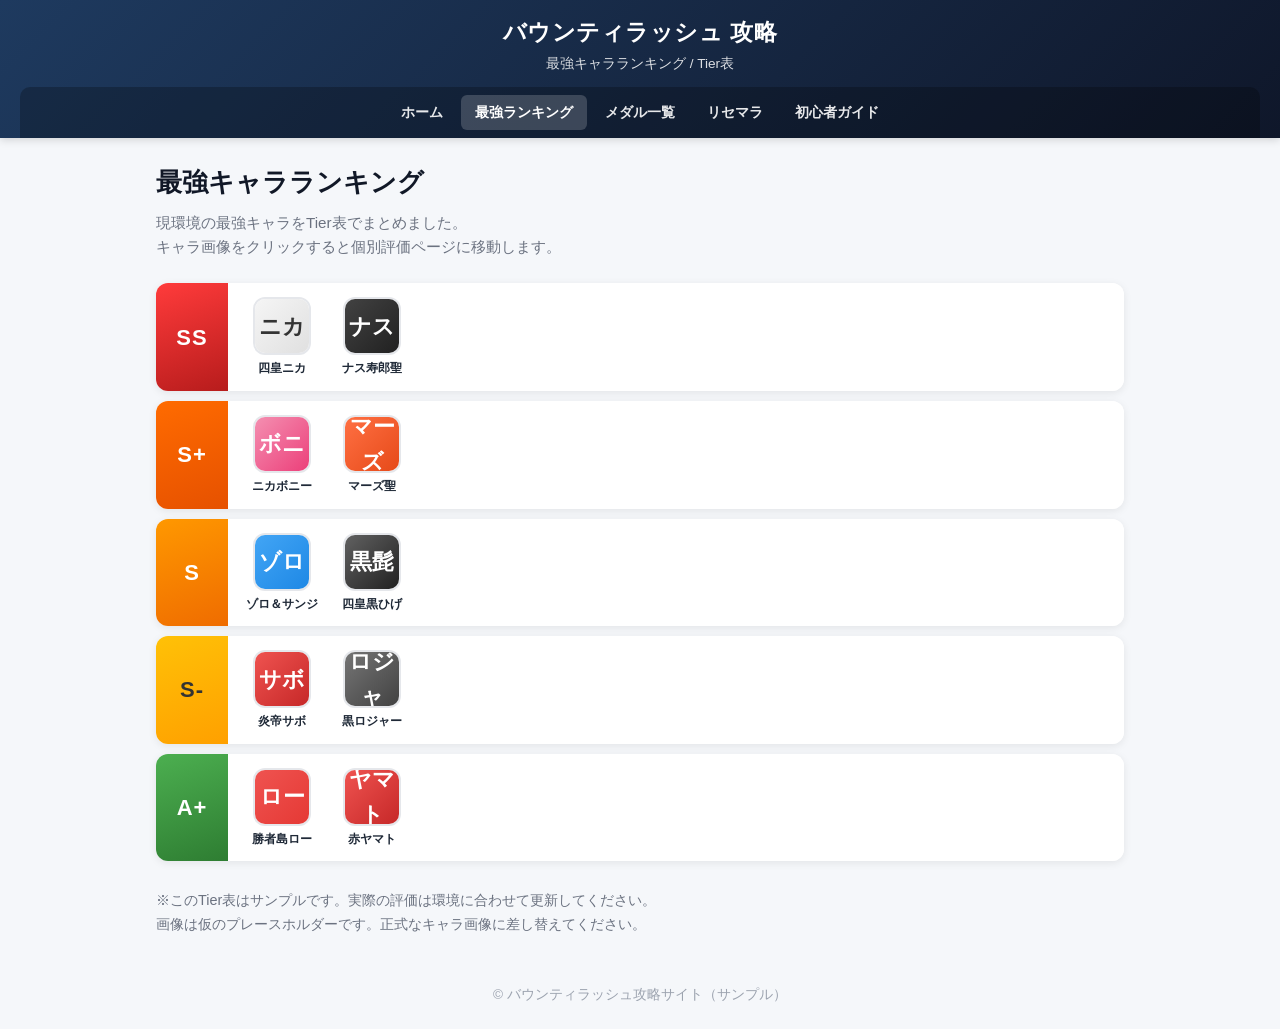
<file: bounty-rush-guide/bounty-rush-guide/ranking.html>
<!DOCTYPE html>
<html lang="ja">
<head>
  <meta charset="UTF-8">
  <meta name="viewport" content="width=device-width, initial-scale=1.0">
  <title>【バウンティラッシュ】最強キャラランキング - 攻略サイト</title>
  <link rel="stylesheet" href="style.css">
</head>
<body>

  <header class="site-header">
    <div class="header-inner">
      <h1><a href="index.html">バウンティラッシュ 攻略</a></h1>
      <p>最強キャラランキング / Tier表</p>
    </div>
    <nav class="nav">
      <a href="index.html">ホーム</a>
      <a href="ranking.html" class="active">最強ランキング</a>
      <a href="medals.html">メダル一覧</a>
      <a href="reroll.html">リセマラ</a>
      <a href="beginner.html">初心者ガイド</a>
    </nav>
  </header>

  <main class="container">
    <h2 class="page-title">最強キャラランキング</h2>
    <p class="page-desc">
      現環境の最強キャラをTier表でまとめました。<br>
      キャラ画像をクリックすると個別評価ページに移動します。
    </p>

    <div class="tier-list">

      <!-- ===== SS ===== -->
      <div class="tier-row tier-ss">
        <div class="tier-label">SS</div>
        <div class="tier-characters">
          <a href="characters/nika.html" class="character-card">
            <div class="char-img-wrap">
              <div class="char-placeholder" style="background: linear-gradient(135deg, #f5f5f5, #e0e0e0); color:#333;">ニカ</div>
            </div>
            <span class="char-name">四皇ニカ</span>
          </a>
          <a href="characters/nasujurou.html" class="character-card">
            <div class="char-img-wrap">
              <div class="char-placeholder" style="background: linear-gradient(135deg, #424242, #212121);">ナス</div>
            </div>
            <span class="char-name">ナス寿郎聖</span>
          </a>
        </div>
      </div>

      <!-- ===== S+ ===== -->
      <div class="tier-row tier-s-plus">
        <div class="tier-label">S+</div>
        <div class="tier-characters">
          <a href="characters/nika-bonney.html" class="character-card">
            <div class="char-img-wrap">
              <div class="char-placeholder" style="background: linear-gradient(135deg, #f48fb1, #ec407a);">ボニ</div>
            </div>
            <span class="char-name">ニカボニー</span>
          </a>
          <a href="characters/mars.html" class="character-card">
            <div class="char-img-wrap">
              <div class="char-placeholder" style="background: linear-gradient(135deg, #ff7043, #e64a19);">マーズ</div>
            </div>
            <span class="char-name">マーズ聖</span>
          </a>
        </div>
      </div>

      <!-- ===== S ===== -->
      <div class="tier-row tier-s">
        <div class="tier-label">S</div>
        <div class="tier-characters">
          <a href="characters/zoro-sanji.html" class="character-card">
            <div class="char-img-wrap">
              <div class="char-placeholder" style="background: linear-gradient(135deg, #42a5f5, #1e88e5);">ゾロ</div>
            </div>
            <span class="char-name">ゾロ＆サンジ</span>
          </a>
          <a href="characters/blackbeard.html" class="character-card">
            <div class="char-img-wrap">
              <div class="char-placeholder" style="background: linear-gradient(135deg, #616161, #212121);">黒髭</div>
            </div>
            <span class="char-name">四皇黒ひげ</span>
          </a>
        </div>
      </div>

      <!-- ===== S- ===== -->
      <div class="tier-row tier-s-minus">
        <div class="tier-label">S-</div>
        <div class="tier-characters">
          <a href="characters/sabo.html" class="character-card">
            <div class="char-img-wrap">
              <div class="char-placeholder" style="background: linear-gradient(135deg, #ef5350, #c62828);">サボ</div>
            </div>
            <span class="char-name">炎帝サボ</span>
          </a>
          <a href="characters/roger.html" class="character-card">
            <div class="char-img-wrap">
              <div class="char-placeholder" style="background: linear-gradient(135deg, #757575, #424242);">ロジャ</div>
            </div>
            <span class="char-name">黒ロジャー</span>
          </a>
        </div>
      </div>

      <!-- ===== A+ ===== -->
      <div class="tier-row tier-a-plus">
        <div class="tier-label">A+</div>
        <div class="tier-characters">
          <a href="characters/law.html" class="character-card">
            <div class="char-img-wrap">
              <div class="char-placeholder" style="background: linear-gradient(135deg, #ef5350, #e53935);">ロー</div>
            </div>
            <span class="char-name">勝者島ロー</span>
          </a>
          <a href="characters/yamato.html" class="character-card">
            <div class="char-img-wrap">
              <div class="char-placeholder" style="background: linear-gradient(135deg, #ef5350, #c62828);">ヤマト</div>
            </div>
            <span class="char-name">赤ヤマト</span>
          </a>
        </div>
      </div>

    </div>

    <p style="margin-top: 28px; color: #6b7280; font-size: 0.9rem;">
      ※このTier表はサンプルです。実際の評価は環境に合わせて更新してください。<br>
      画像は仮のプレースホルダーです。正式なキャラ画像に差し替えてください。
    </p>
  </main>

  <footer class="footer">
    © バウンティラッシュ攻略サイト（サンプル）
  </footer>

</body>
</html>
</file>
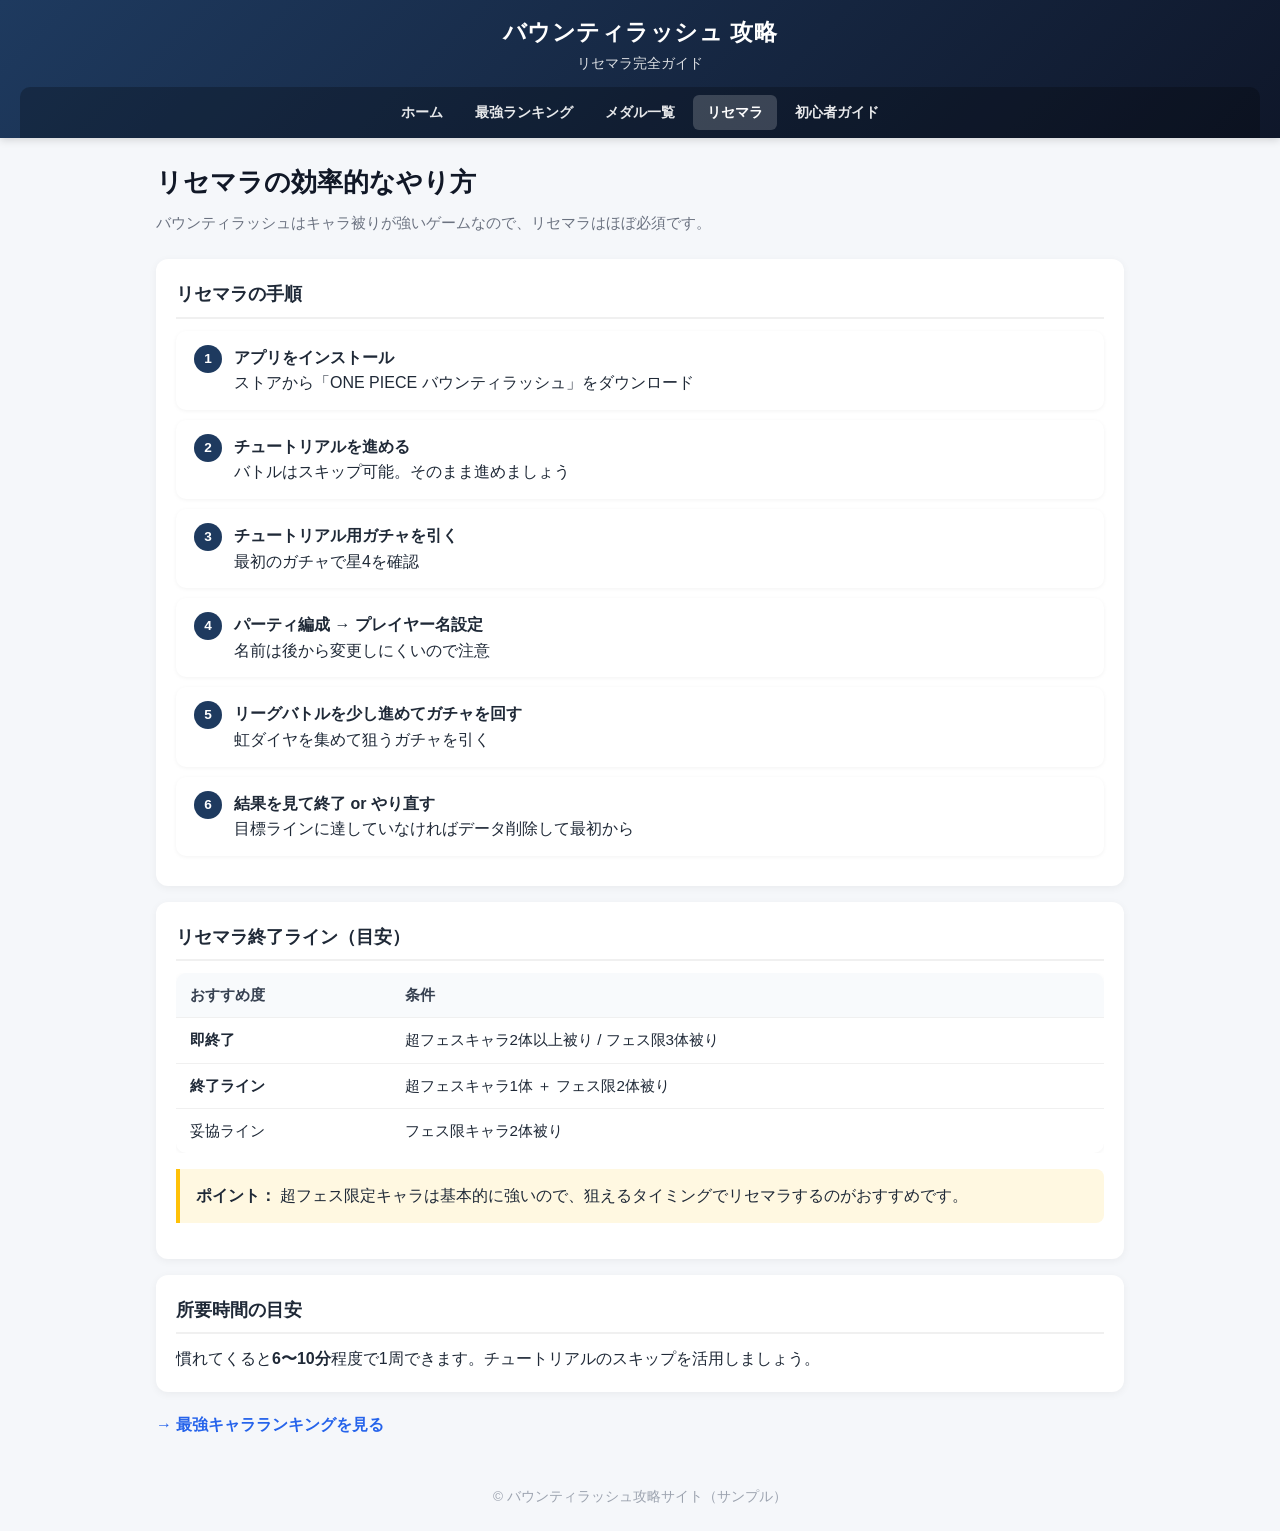
<file: bounty-rush-guide/bounty-rush-guide/reroll.html>
<!DOCTYPE html>
<html lang="ja">
<head>
  <meta charset="UTF-8">
  <meta name="viewport" content="width=device-width, initial-scale=1.0">
  <title>リセマラのやり方 - バウンティラッシュ攻略</title>
  <link rel="stylesheet" href="style.css">
</head>
<body>

  <header class="site-header">
    <div class="header-inner">
      <h1><a href="index.html">バウンティラッシュ 攻略</a></h1>
      <p>リセマラ完全ガイド</p>
    </div>
    <nav class="nav">
      <a href="index.html">ホーム</a>
      <a href="ranking.html">最強ランキング</a>
      <a href="medals.html">メダル一覧</a>
      <a href="reroll.html" class="active">リセマラ</a>
      <a href="beginner.html">初心者ガイド</a>
    </nav>
  </header>

  <main class="container">
    <h2 class="page-title">リセマラの効率的なやり方</h2>
    <p class="page-desc">バウンティラッシュはキャラ被りが強いゲームなので、リセマラはほぼ必須です。</p>

    <div class="section-box">
      <h3>リセマラの手順</h3>
      <ul class="content-list">
        <li>
          <span class="num">1</span>
          <div>
            <strong>アプリをインストール</strong><br>
            ストアから「ONE PIECE バウンティラッシュ」をダウンロード
          </div>
        </li>
        <li>
          <span class="num">2</span>
          <div>
            <strong>チュートリアルを進める</strong><br>
            バトルはスキップ可能。そのまま進めましょう
          </div>
        </li>
        <li>
          <span class="num">3</span>
          <div>
            <strong>チュートリアル用ガチャを引く</strong><br>
            最初のガチャで星4を確認
          </div>
        </li>
        <li>
          <span class="num">4</span>
          <div>
            <strong>パーティ編成 → プレイヤー名設定</strong><br>
            名前は後から変更しにくいので注意
          </div>
        </li>
        <li>
          <span class="num">5</span>
          <div>
            <strong>リーグバトルを少し進めてガチャを回す</strong><br>
            虹ダイヤを集めて狙うガチャを引く
          </div>
        </li>
        <li>
          <span class="num">6</span>
          <div>
            <strong>結果を見て終了 or やり直す</strong><br>
            目標ラインに達していなければデータ削除して最初から
          </div>
        </li>
      </ul>
    </div>

    <div class="section-box">
      <h3>リセマラ終了ライン（目安）</h3>
      <div class="table-wrap">
        <table>
          <thead>
            <tr>
              <th>おすすめ度</th>
              <th>条件</th>
            </tr>
          </thead>
          <tbody>
            <tr>
              <td><strong>即終了</strong></td>
              <td>超フェスキャラ2体以上被り / フェス限3体被り</td>
            </tr>
            <tr>
              <td><strong>終了ライン</strong></td>
              <td>超フェスキャラ1体 ＋ フェス限2体被り</td>
            </tr>
            <tr>
              <td>妥協ライン</td>
              <td>フェス限キャラ2体被り</td>
            </tr>
          </tbody>
        </table>
      </div>
      <div class="highlight-box">
        <strong>ポイント：</strong> 超フェス限定キャラは基本的に強いので、狙えるタイミングでリセマラするのがおすすめです。
      </div>
    </div>

    <div class="section-box">
      <h3>所要時間の目安</h3>
      <p>慣れてくると<strong>6〜10分</strong>程度で1周できます。チュートリアルのスキップを活用しましょう。</p>
    </div>

    <p style="margin-top: 20px;">
      <a href="ranking.html" style="color:#2563eb; font-weight:600;">→ 最強キャラランキングを見る</a>
    </p>
  </main>

  <footer class="footer">
    © バウンティラッシュ攻略サイト（サンプル）
  </footer>

</body>
</html>
</file>
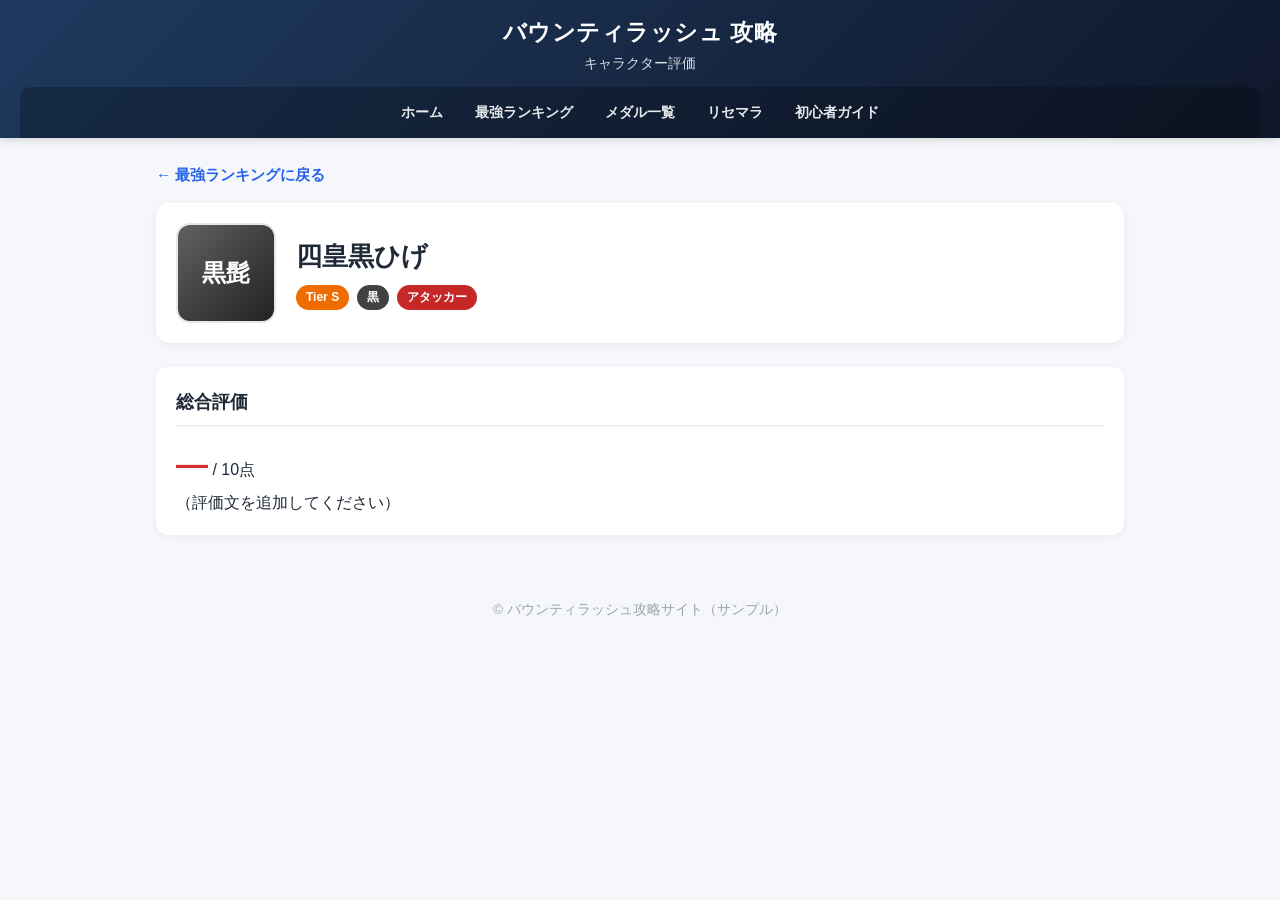
<file: bounty-rush-guide/bounty-rush-guide/characters/blackbeard.html>
<!DOCTYPE html>
<html lang="ja">
<head>
  <meta charset="UTF-8">
  <meta name="viewport" content="width=device-width, initial-scale=1.0">
  <title>四皇黒ひげ 評価 - バウンティラッシュ攻略</title>
  <link rel="stylesheet" href="../style.css">
</head>
<body>
  <header class="site-header">
    <div class="header-inner">
      <h1><a href="../index.html">バウンティラッシュ 攻略</a></h1>
      <p>キャラクター評価</p>
    </div>
    <nav class="nav">
      <a href="../index.html">ホーム</a>
      <a href="../ranking.html">最強ランキング</a>
      <a href="../medals.html">メダル一覧</a>
      <a href="../reroll.html">リセマラ</a>
      <a href="../beginner.html">初心者ガイド</a>
    </nav>
  </header>
  <main class="container">
    <a href="../ranking.html" class="back-link">← 最強ランキングに戻る</a>
    <div class="char-page-header">
      <div class="char-img-wrap" style="width:100px; height:100px; border-radius:14px;">
        <div class="char-placeholder" style="background: linear-gradient(135deg, #616161, #212121); font-size:24px;">黒髭</div>
      </div>
      <div class="char-page-info">
        <h2>四皇黒ひげ</h2>
        <div class="char-meta">
          <span class="badge badge-s">Tier S</span>
          <span class="badge badge-black">黒</span>
          <span class="badge" style="background:#c62828;">アタッカー</span>
        </div>
      </div>
    </div>
    <div class="section-box">
      <h3>総合評価</h3>
      <p><span class="eval-score">—</span> / 10点</p>
      <p>（評価文を追加してください）</p>
    </div>
  </main>
  <footer class="footer">© バウンティラッシュ攻略サイト（サンプル）</footer>
</body>
</html>
</file>
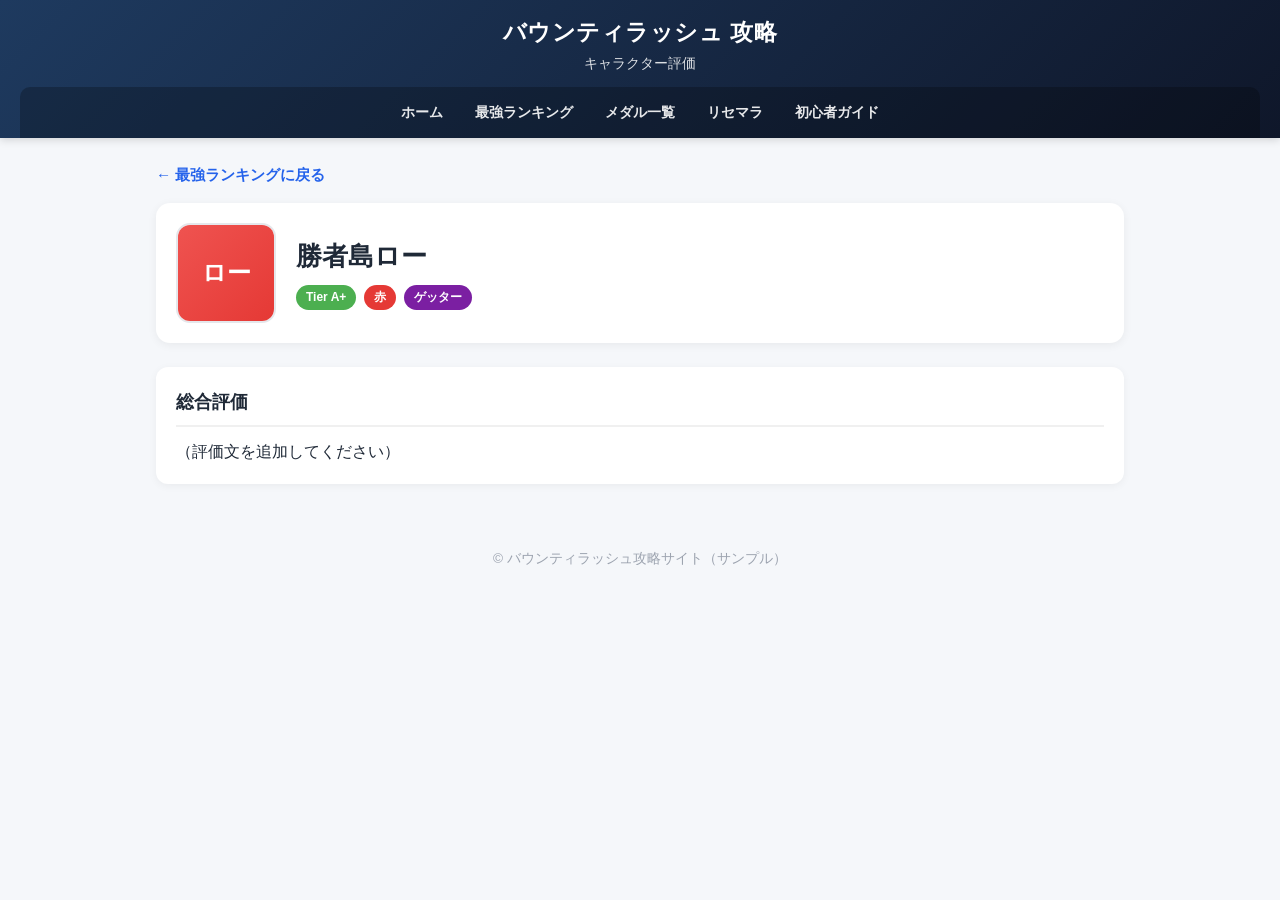
<file: bounty-rush-guide/bounty-rush-guide/characters/law.html>
<!DOCTYPE html>
<html lang="ja">
<head>
  <meta charset="UTF-8">
  <meta name="viewport" content="width=device-width, initial-scale=1.0">
  <title>勝者島ロー 評価 - バウンティラッシュ攻略</title>
  <link rel="stylesheet" href="../style.css">
</head>
<body>
  <header class="site-header">
    <div class="header-inner">
      <h1><a href="../index.html">バウンティラッシュ 攻略</a></h1>
      <p>キャラクター評価</p>
    </div>
    <nav class="nav">
      <a href="../index.html">ホーム</a>
      <a href="../ranking.html">最強ランキング</a>
      <a href="../medals.html">メダル一覧</a>
      <a href="../reroll.html">リセマラ</a>
      <a href="../beginner.html">初心者ガイド</a>
    </nav>
  </header>
  <main class="container">
    <a href="../ranking.html" class="back-link">← 最強ランキングに戻る</a>
    <div class="char-page-header">
      <div class="char-img-wrap" style="width:100px; height:100px; border-radius:14px;">
        <div class="char-placeholder" style="background: linear-gradient(135deg, #ef5350, #e53935); font-size:24px;">ロー</div>
      </div>
      <div class="char-page-info">
        <h2>勝者島ロー</h2>
        <div class="char-meta">
          <span class="badge" style="background:#4caf50;">Tier A+</span>
          <span class="badge badge-red">赤</span>
          <span class="badge" style="background:#7b1fa2;">ゲッター</span>
        </div>
      </div>
    </div>
    <div class="section-box">
      <h3>総合評価</h3>
      <p>（評価文を追加してください）</p>
    </div>
  </main>
  <footer class="footer">© バウンティラッシュ攻略サイト（サンプル）</footer>
</body>
</html>
</file>
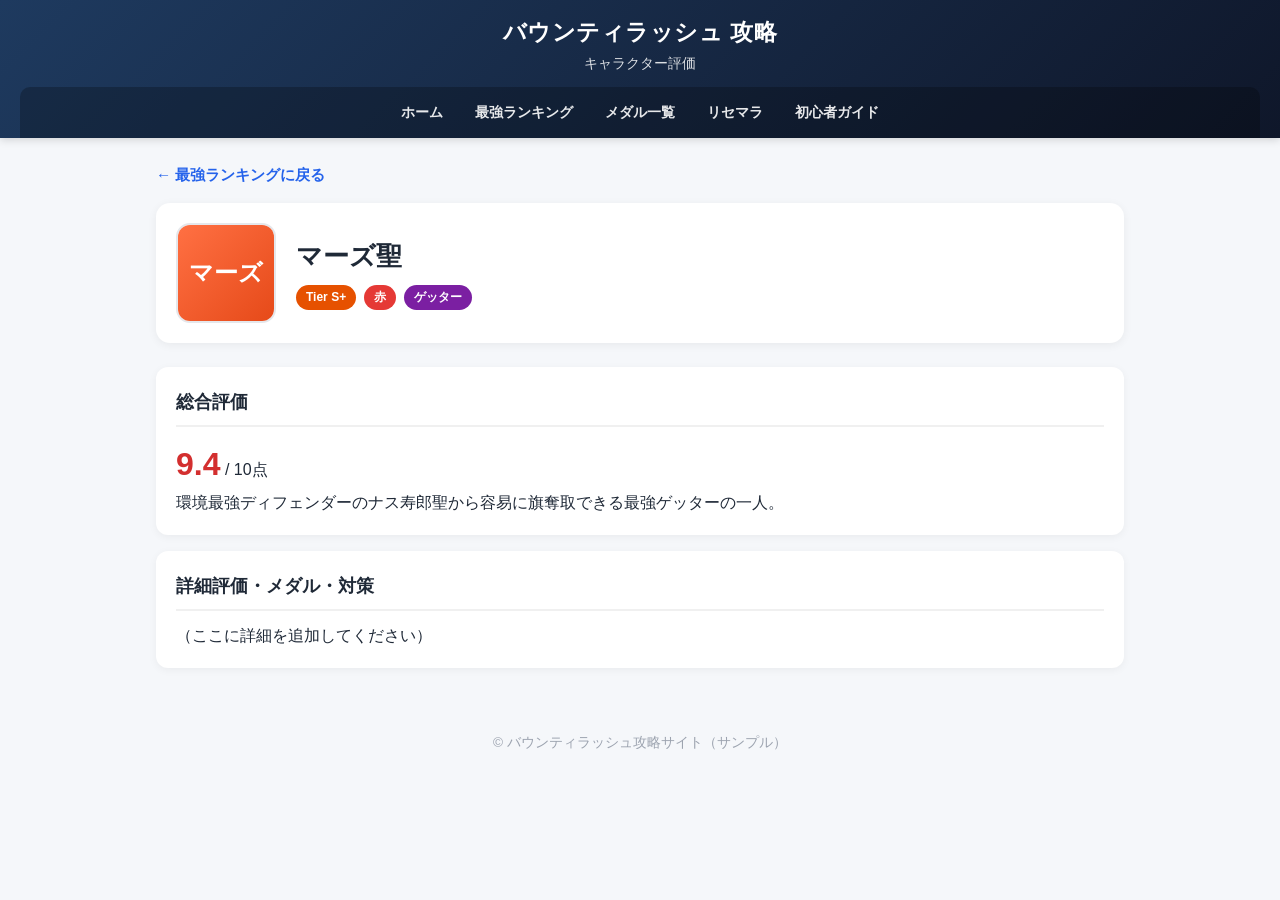
<file: bounty-rush-guide/bounty-rush-guide/characters/mars.html>
<!DOCTYPE html>
<html lang="ja">
<head>
  <meta charset="UTF-8">
  <meta name="viewport" content="width=device-width, initial-scale=1.0">
  <title>マーズ聖 評価 - バウンティラッシュ攻略</title>
  <link rel="stylesheet" href="../style.css">
</head>
<body>
  <header class="site-header">
    <div class="header-inner">
      <h1><a href="../index.html">バウンティラッシュ 攻略</a></h1>
      <p>キャラクター評価</p>
    </div>
    <nav class="nav">
      <a href="../index.html">ホーム</a>
      <a href="../ranking.html">最強ランキング</a>
      <a href="../medals.html">メダル一覧</a>
      <a href="../reroll.html">リセマラ</a>
      <a href="../beginner.html">初心者ガイド</a>
    </nav>
  </header>
  <main class="container">
    <a href="../ranking.html" class="back-link">← 最強ランキングに戻る</a>
    <div class="char-page-header">
      <div class="char-img-wrap" style="width:100px; height:100px; border-radius:14px;">
        <div class="char-placeholder" style="background: linear-gradient(135deg, #ff7043, #e64a19); font-size:24px;">マーズ</div>
      </div>
      <div class="char-page-info">
        <h2>マーズ聖</h2>
        <div class="char-meta">
          <span class="badge badge-s-plus">Tier S+</span>
          <span class="badge badge-red">赤</span>
          <span class="badge" style="background:#7b1fa2;">ゲッター</span>
        </div>
      </div>
    </div>
    <div class="section-box">
      <h3>総合評価</h3>
      <p><span class="eval-score">9.4</span> / 10点</p>
      <p>環境最強ディフェンダーのナス寿郎聖から容易に旗奪取できる最強ゲッターの一人。</p>
    </div>
    <div class="section-box">
      <h3>詳細評価・メダル・対策</h3>
      <p>（ここに詳細を追加してください）</p>
    </div>
  </main>
  <footer class="footer">© バウンティラッシュ攻略サイト（サンプル）</footer>
</body>
</html>
</file>
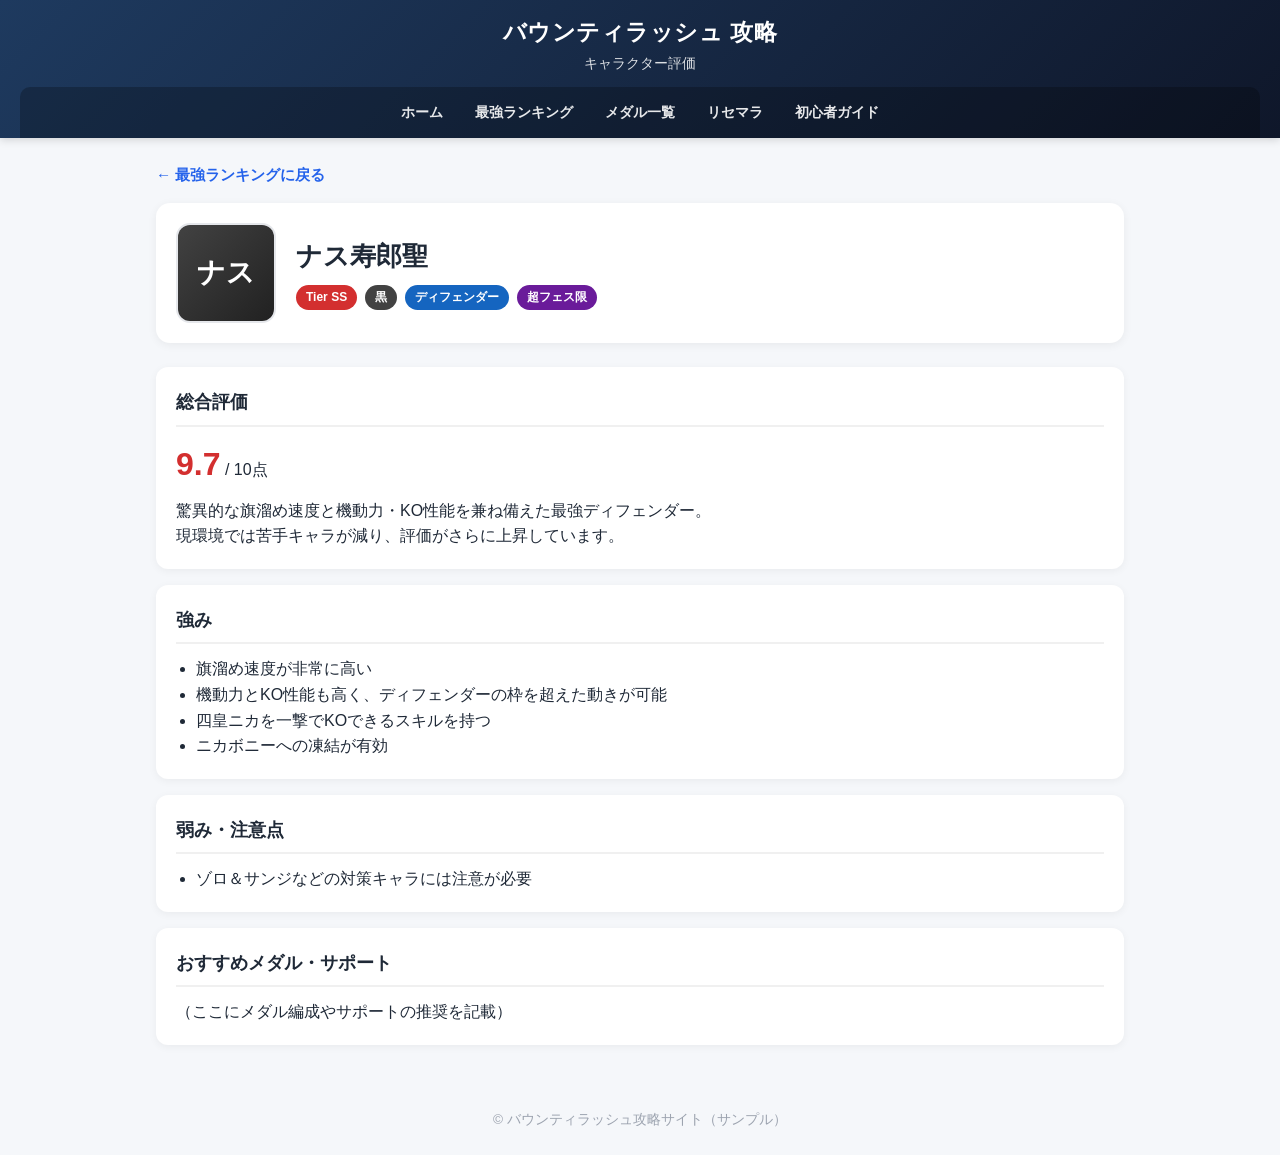
<file: bounty-rush-guide/bounty-rush-guide/characters/nasujurou.html>
<!DOCTYPE html>
<html lang="ja">
<head>
  <meta charset="UTF-8">
  <meta name="viewport" content="width=device-width, initial-scale=1.0">
  <title>ナス寿郎聖 評価 - バウンティラッシュ攻略</title>
  <link rel="stylesheet" href="../style.css">
</head>
<body>

  <header class="site-header">
    <div class="header-inner">
      <h1><a href="../index.html">バウンティラッシュ 攻略</a></h1>
      <p>キャラクター評価</p>
    </div>
    <nav class="nav">
      <a href="../index.html">ホーム</a>
      <a href="../ranking.html">最強ランキング</a>
      <a href="../medals.html">メダル一覧</a>
      <a href="../reroll.html">リセマラ</a>
      <a href="../beginner.html">初心者ガイド</a>
    </nav>
  </header>

  <main class="container">
    <a href="../ranking.html" class="back-link">← 最強ランキングに戻る</a>

    <div class="char-page-header">
      <div class="char-img-wrap" style="width:100px; height:100px; border-radius:14px;">
        <div class="char-placeholder" style="background: linear-gradient(135deg, #424242, #212121); font-size:28px;">ナス</div>
      </div>
      <div class="char-page-info">
        <h2>ナス寿郎聖</h2>
        <div class="char-meta">
          <span class="badge badge-ss">Tier SS</span>
          <span class="badge badge-black">黒</span>
          <span class="badge" style="background:#1565c0;">ディフェンダー</span>
          <span class="badge" style="background:#6a1b9a;">超フェス限</span>
        </div>
      </div>
    </div>

    <div class="section-box">
      <h3>総合評価</h3>
      <p style="margin-bottom:8px;">
        <span class="eval-score">9.7</span> / 10点
      </p>
      <p>
        驚異的な旗溜め速度と機動力・KO性能を兼ね備えた最強ディフェンダー。<br>
        現環境では苦手キャラが減り、評価がさらに上昇しています。
      </p>
    </div>

    <div class="section-box">
      <h3>強み</h3>
      <ul style="padding-left: 20px;">
        <li>旗溜め速度が非常に高い</li>
        <li>機動力とKO性能も高く、ディフェンダーの枠を超えた動きが可能</li>
        <li>四皇ニカを一撃でKOできるスキルを持つ</li>
        <li>ニカボニーへの凍結が有効</li>
      </ul>
    </div>

    <div class="section-box">
      <h3>弱み・注意点</h3>
      <ul style="padding-left: 20px;">
        <li>ゾロ＆サンジなどの対策キャラには注意が必要</li>
      </ul>
    </div>

    <div class="section-box">
      <h3>おすすめメダル・サポート</h3>
      <p>（ここにメダル編成やサポートの推奨を記載）</p>
    </div>

  </main>

  <footer class="footer">
    © バウンティラッシュ攻略サイト（サンプル）
  </footer>

</body>
</html>
</file>
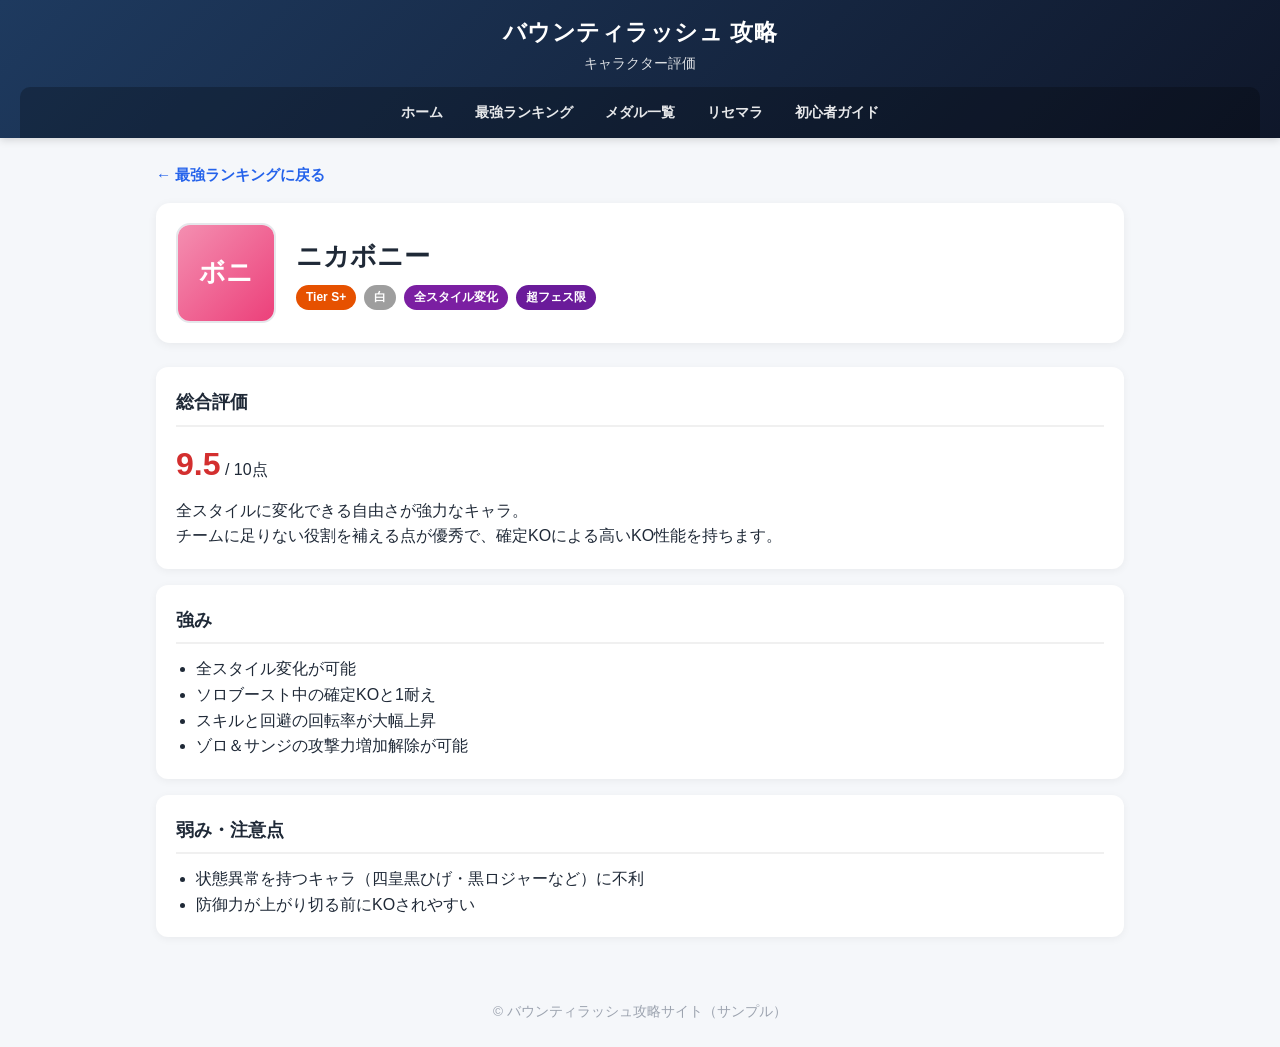
<file: bounty-rush-guide/bounty-rush-guide/characters/nika-bonney.html>
<!DOCTYPE html>
<html lang="ja">
<head>
  <meta charset="UTF-8">
  <meta name="viewport" content="width=device-width, initial-scale=1.0">
  <title>ニカボニー 評価 - バウンティラッシュ攻略</title>
  <link rel="stylesheet" href="../style.css">
</head>
<body>

  <header class="site-header">
    <div class="header-inner">
      <h1><a href="../index.html">バウンティラッシュ 攻略</a></h1>
      <p>キャラクター評価</p>
    </div>
    <nav class="nav">
      <a href="../index.html">ホーム</a>
      <a href="../ranking.html">最強ランキング</a>
      <a href="../medals.html">メダル一覧</a>
      <a href="../reroll.html">リセマラ</a>
      <a href="../beginner.html">初心者ガイド</a>
    </nav>
  </header>

  <main class="container">
    <a href="../ranking.html" class="back-link">← 最強ランキングに戻る</a>

    <div class="char-page-header">
      <div class="char-img-wrap" style="width:100px; height:100px; border-radius:14px;">
        <div class="char-placeholder" style="background: linear-gradient(135deg, #f48fb1, #ec407a); font-size:26px;">ボニ</div>
      </div>
      <div class="char-page-info">
        <h2>ニカボニー</h2>
        <div class="char-meta">
          <span class="badge badge-s-plus">Tier S+</span>
          <span class="badge badge-white">白</span>
          <span class="badge" style="background:#7b1fa2;">全スタイル変化</span>
          <span class="badge" style="background:#6a1b9a;">超フェス限</span>
        </div>
      </div>
    </div>

    <div class="section-box">
      <h3>総合評価</h3>
      <p style="margin-bottom:8px;">
        <span class="eval-score">9.5</span> / 10点
      </p>
      <p>
        全スタイルに変化できる自由さが強力なキャラ。<br>
        チームに足りない役割を補える点が優秀で、確定KOによる高いKO性能を持ちます。
      </p>
    </div>

    <div class="section-box">
      <h3>強み</h3>
      <ul style="padding-left: 20px;">
        <li>全スタイル変化が可能</li>
        <li>ソロブースト中の確定KOと1耐え</li>
        <li>スキルと回避の回転率が大幅上昇</li>
        <li>ゾロ＆サンジの攻撃力増加解除が可能</li>
      </ul>
    </div>

    <div class="section-box">
      <h3>弱み・注意点</h3>
      <ul style="padding-left: 20px;">
        <li>状態異常を持つキャラ（四皇黒ひげ・黒ロジャーなど）に不利</li>
        <li>防御力が上がり切る前にKOされやすい</li>
      </ul>
    </div>

  </main>

  <footer class="footer">
    © バウンティラッシュ攻略サイト（サンプル）
  </footer>

</body>
</html>
</file>
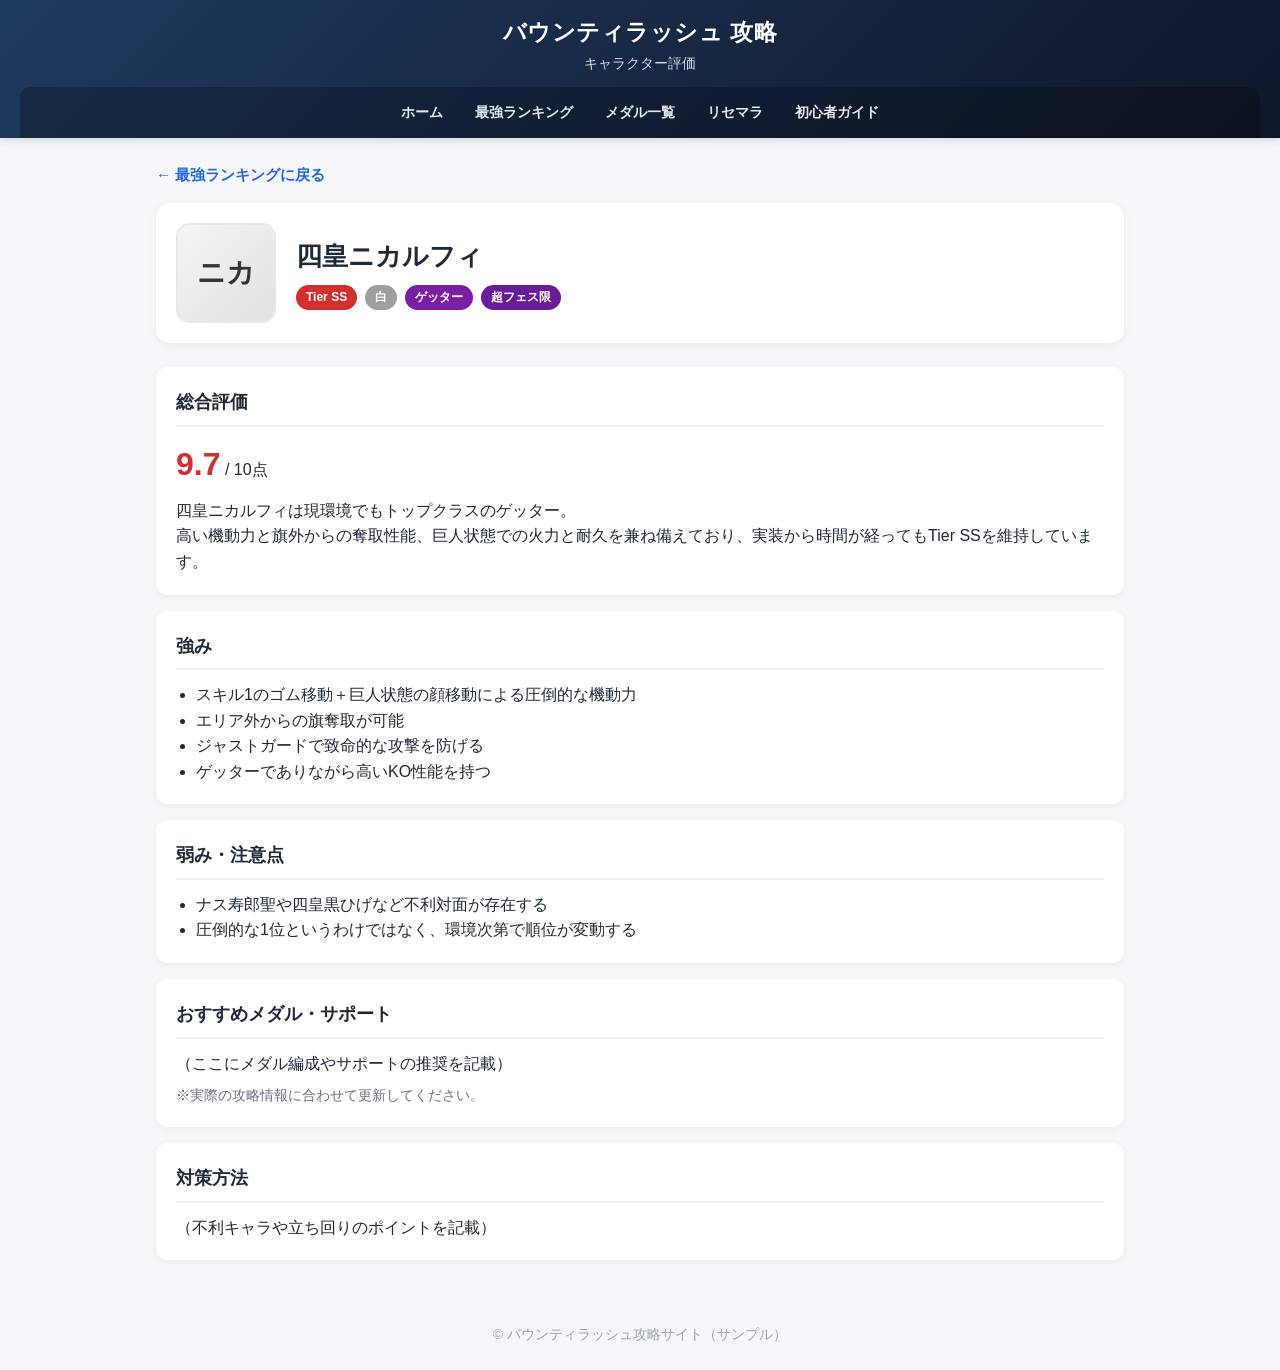
<file: bounty-rush-guide/bounty-rush-guide/characters/nika.html>
<!DOCTYPE html>
<html lang="ja">
<head>
  <meta charset="UTF-8">
  <meta name="viewport" content="width=device-width, initial-scale=1.0">
  <title>四皇ニカ 評価 - バウンティラッシュ攻略</title>
  <link rel="stylesheet" href="../style.css">
</head>
<body>

  <header class="site-header">
    <div class="header-inner">
      <h1><a href="../index.html">バウンティラッシュ 攻略</a></h1>
      <p>キャラクター評価</p>
    </div>
    <nav class="nav">
      <a href="../index.html">ホーム</a>
      <a href="../ranking.html">最強ランキング</a>
      <a href="../medals.html">メダル一覧</a>
      <a href="../reroll.html">リセマラ</a>
      <a href="../beginner.html">初心者ガイド</a>
    </nav>
  </header>

  <main class="container">
    <a href="../ranking.html" class="back-link">← 最強ランキングに戻る</a>

    <div class="char-page-header">
      <div class="char-img-wrap" style="width:100px; height:100px; border-radius:14px;">
        <div class="char-placeholder" style="background: linear-gradient(135deg, #f5f5f5, #e0e0e0); color:#333; font-size:28px;">ニカ</div>
      </div>
      <div class="char-page-info">
        <h2>四皇ニカルフィ</h2>
        <div class="char-meta">
          <span class="badge badge-ss">Tier SS</span>
          <span class="badge badge-white">白</span>
          <span class="badge" style="background:#7b1fa2;">ゲッター</span>
          <span class="badge" style="background:#6a1b9a;">超フェス限</span>
        </div>
      </div>
    </div>

    <div class="section-box">
      <h3>総合評価</h3>
      <p style="margin-bottom:8px;">
        <span class="eval-score">9.7</span> / 10点
      </p>
      <p>
        四皇ニカルフィは現環境でもトップクラスのゲッター。<br>
        高い機動力と旗外からの奪取性能、巨人状態での火力と耐久を兼ね備えており、実装から時間が経ってもTier SSを維持しています。
      </p>
    </div>

    <div class="section-box">
      <h3>強み</h3>
      <ul style="padding-left: 20px;">
        <li>スキル1のゴム移動＋巨人状態の顔移動による圧倒的な機動力</li>
        <li>エリア外からの旗奪取が可能</li>
        <li>ジャストガードで致命的な攻撃を防げる</li>
        <li>ゲッターでありながら高いKO性能を持つ</li>
      </ul>
    </div>

    <div class="section-box">
      <h3>弱み・注意点</h3>
      <ul style="padding-left: 20px;">
        <li>ナス寿郎聖や四皇黒ひげなど不利対面が存在する</li>
        <li>圧倒的な1位というわけではなく、環境次第で順位が変動する</li>
      </ul>
    </div>

    <div class="section-box">
      <h3>おすすめメダル・サポート</h3>
      <p>（ここにメダル編成やサポートの推奨を記載）</p>
      <p style="color:#6b7280; font-size:0.9rem; margin-top:8px;">
        ※実際の攻略情報に合わせて更新してください。
      </p>
    </div>

    <div class="section-box">
      <h3>対策方法</h3>
      <p>（不利キャラや立ち回りのポイントを記載）</p>
    </div>

  </main>

  <footer class="footer">
    © バウンティラッシュ攻略サイト（サンプル）
  </footer>

</body>
</html>
</file>
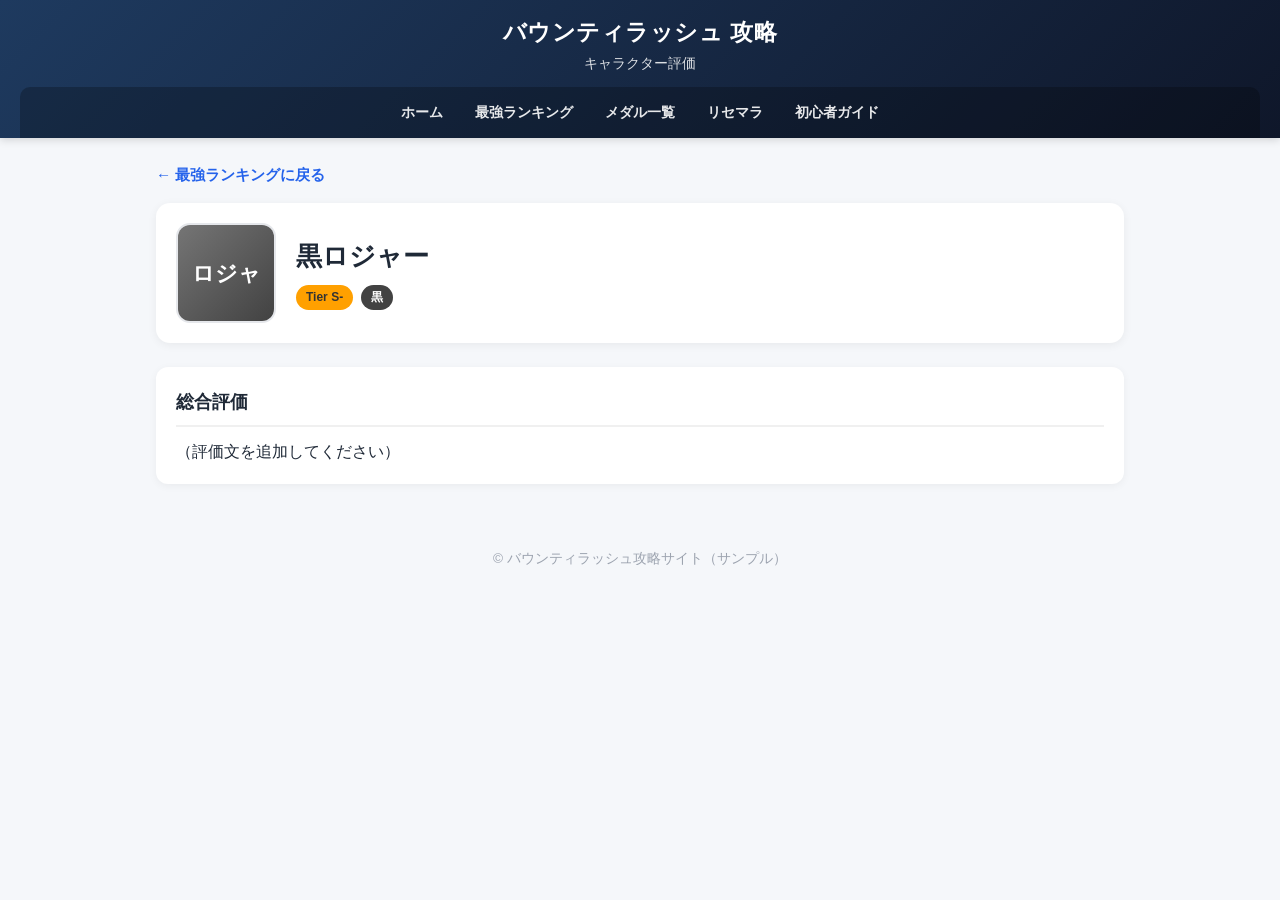
<file: bounty-rush-guide/bounty-rush-guide/characters/roger.html>
<!DOCTYPE html>
<html lang="ja">
<head>
  <meta charset="UTF-8">
  <meta name="viewport" content="width=device-width, initial-scale=1.0">
  <title>黒ロジャー 評価 - バウンティラッシュ攻略</title>
  <link rel="stylesheet" href="../style.css">
</head>
<body>
  <header class="site-header">
    <div class="header-inner">
      <h1><a href="../index.html">バウンティラッシュ 攻略</a></h1>
      <p>キャラクター評価</p>
    </div>
    <nav class="nav">
      <a href="../index.html">ホーム</a>
      <a href="../ranking.html">最強ランキング</a>
      <a href="../medals.html">メダル一覧</a>
      <a href="../reroll.html">リセマラ</a>
      <a href="../beginner.html">初心者ガイド</a>
    </nav>
  </header>
  <main class="container">
    <a href="../ranking.html" class="back-link">← 最強ランキングに戻る</a>
    <div class="char-page-header">
      <div class="char-img-wrap" style="width:100px; height:100px; border-radius:14px;">
        <div class="char-placeholder" style="background: linear-gradient(135deg, #757575, #424242); font-size:22px;">ロジャ</div>
      </div>
      <div class="char-page-info">
        <h2>黒ロジャー</h2>
        <div class="char-meta">
          <span class="badge" style="background:#ffa000; color:#333;">Tier S-</span>
          <span class="badge badge-black">黒</span>
        </div>
      </div>
    </div>
    <div class="section-box">
      <h3>総合評価</h3>
      <p>（評価文を追加してください）</p>
    </div>
  </main>
  <footer class="footer">© バウンティラッシュ攻略サイト（サンプル）</footer>
</body>
</html>
</file>
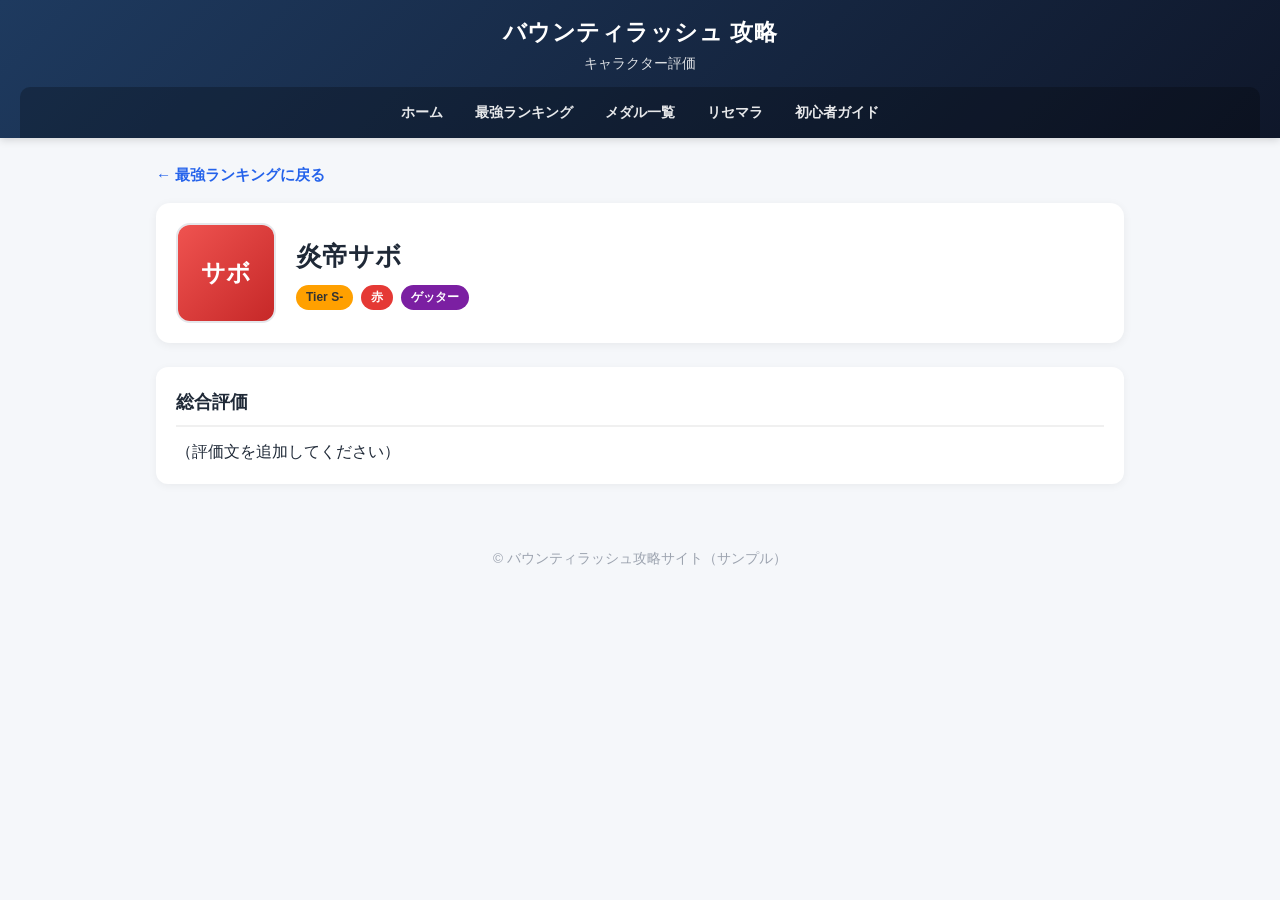
<file: bounty-rush-guide/bounty-rush-guide/characters/sabo.html>
<!DOCTYPE html>
<html lang="ja">
<head>
  <meta charset="UTF-8">
  <meta name="viewport" content="width=device-width, initial-scale=1.0">
  <title>炎帝サボ 評価 - バウンティラッシュ攻略</title>
  <link rel="stylesheet" href="../style.css">
</head>
<body>
  <header class="site-header">
    <div class="header-inner">
      <h1><a href="../index.html">バウンティラッシュ 攻略</a></h1>
      <p>キャラクター評価</p>
    </div>
    <nav class="nav">
      <a href="../index.html">ホーム</a>
      <a href="../ranking.html">最強ランキング</a>
      <a href="../medals.html">メダル一覧</a>
      <a href="../reroll.html">リセマラ</a>
      <a href="../beginner.html">初心者ガイド</a>
    </nav>
  </header>
  <main class="container">
    <a href="../ranking.html" class="back-link">← 最強ランキングに戻る</a>
    <div class="char-page-header">
      <div class="char-img-wrap" style="width:100px; height:100px; border-radius:14px;">
        <div class="char-placeholder" style="background: linear-gradient(135deg, #ef5350, #c62828); font-size:24px;">サボ</div>
      </div>
      <div class="char-page-info">
        <h2>炎帝サボ</h2>
        <div class="char-meta">
          <span class="badge" style="background:#ffa000; color:#333;">Tier S-</span>
          <span class="badge badge-red">赤</span>
          <span class="badge" style="background:#7b1fa2;">ゲッター</span>
        </div>
      </div>
    </div>
    <div class="section-box">
      <h3>総合評価</h3>
      <p>（評価文を追加してください）</p>
    </div>
  </main>
  <footer class="footer">© バウンティラッシュ攻略サイト（サンプル）</footer>
</body>
</html>
</file>
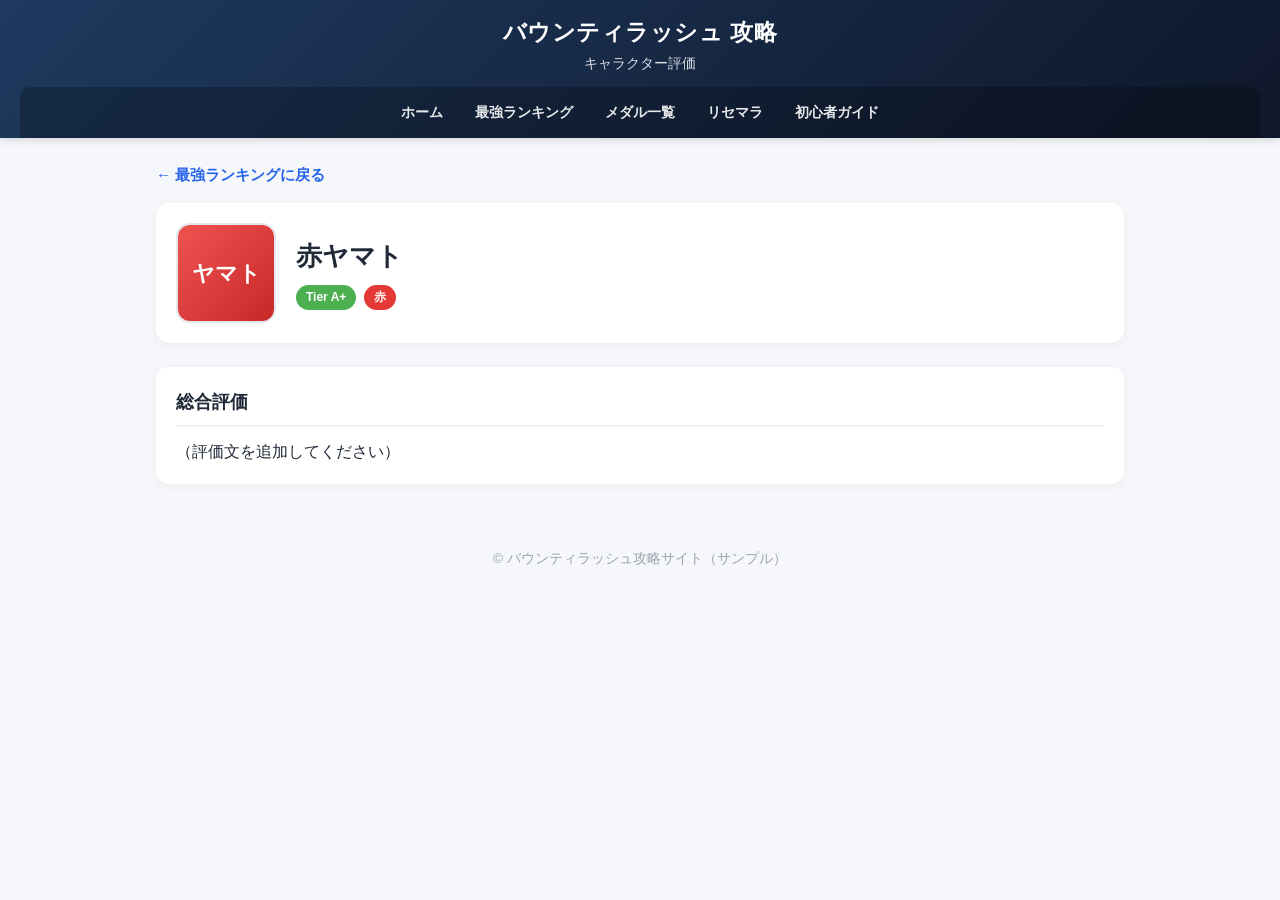
<file: bounty-rush-guide/bounty-rush-guide/characters/yamato.html>
<!DOCTYPE html>
<html lang="ja">
<head>
  <meta charset="UTF-8">
  <meta name="viewport" content="width=device-width, initial-scale=1.0">
  <title>赤ヤマト 評価 - バウンティラッシュ攻略</title>
  <link rel="stylesheet" href="../style.css">
</head>
<body>
  <header class="site-header">
    <div class="header-inner">
      <h1><a href="../index.html">バウンティラッシュ 攻略</a></h1>
      <p>キャラクター評価</p>
    </div>
    <nav class="nav">
      <a href="../index.html">ホーム</a>
      <a href="../ranking.html">最強ランキング</a>
      <a href="../medals.html">メダル一覧</a>
      <a href="../reroll.html">リセマラ</a>
      <a href="../beginner.html">初心者ガイド</a>
    </nav>
  </header>
  <main class="container">
    <a href="../ranking.html" class="back-link">← 最強ランキングに戻る</a>
    <div class="char-page-header">
      <div class="char-img-wrap" style="width:100px; height:100px; border-radius:14px;">
        <div class="char-placeholder" style="background: linear-gradient(135deg, #ef5350, #c62828); font-size:22px;">ヤマト</div>
      </div>
      <div class="char-page-info">
        <h2>赤ヤマト</h2>
        <div class="char-meta">
          <span class="badge" style="background:#4caf50;">Tier A+</span>
          <span class="badge badge-red">赤</span>
        </div>
      </div>
    </div>
    <div class="section-box">
      <h3>総合評価</h3>
      <p>（評価文を追加してください）</p>
    </div>
  </main>
  <footer class="footer">© バウンティラッシュ攻略サイト（サンプル）</footer>
</body>
</html>
</file>
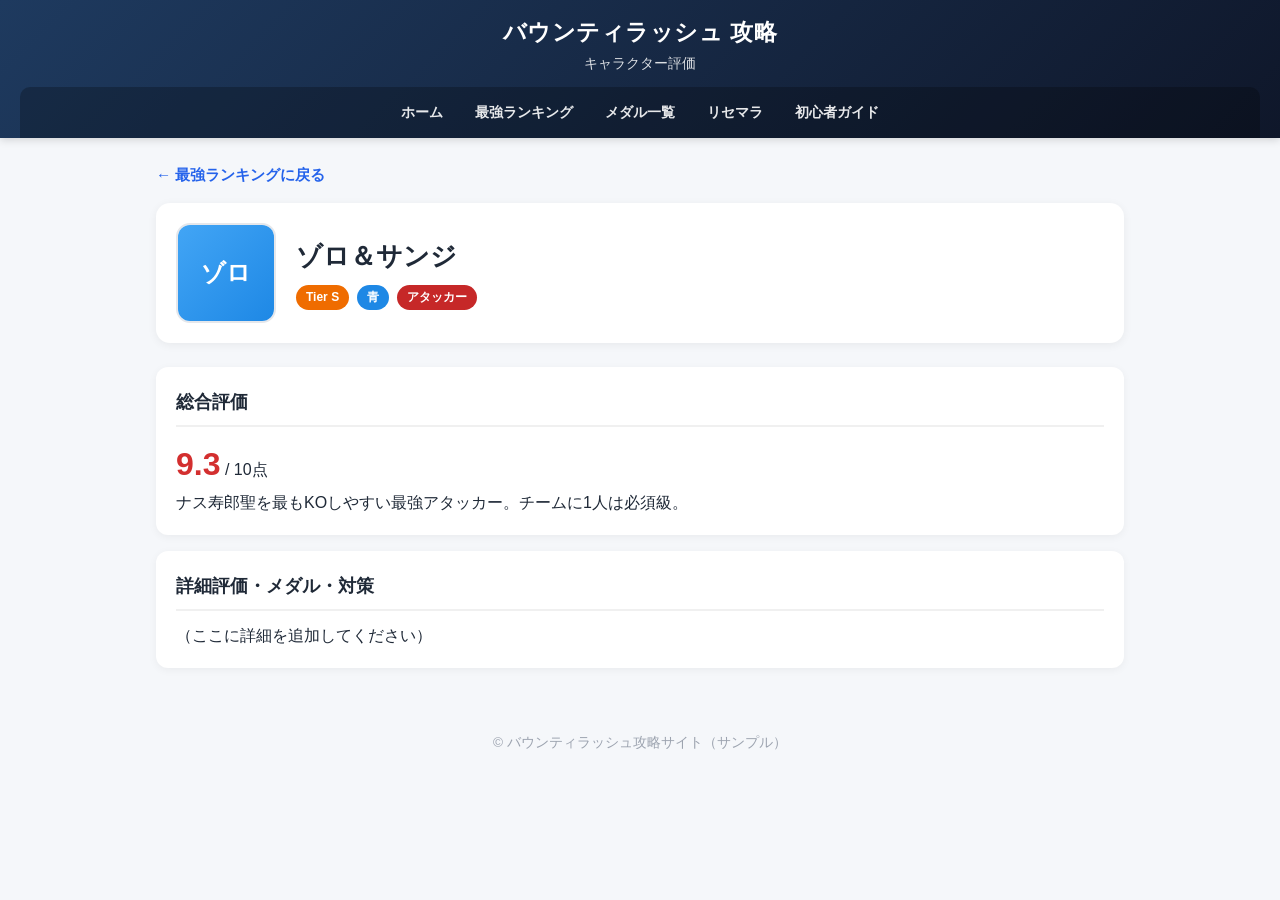
<file: bounty-rush-guide/bounty-rush-guide/characters/zoro-sanji.html>
<!DOCTYPE html>
<html lang="ja">
<head>
  <meta charset="UTF-8">
  <meta name="viewport" content="width=device-width, initial-scale=1.0">
  <title>ゾロ＆サンジ 評価 - バウンティラッシュ攻略</title>
  <link rel="stylesheet" href="../style.css">
</head>
<body>
  <header class="site-header">
    <div class="header-inner">
      <h1><a href="../index.html">バウンティラッシュ 攻略</a></h1>
      <p>キャラクター評価</p>
    </div>
    <nav class="nav">
      <a href="../index.html">ホーム</a>
      <a href="../ranking.html">最強ランキング</a>
      <a href="../medals.html">メダル一覧</a>
      <a href="../reroll.html">リセマラ</a>
      <a href="../beginner.html">初心者ガイド</a>
    </nav>
  </header>
  <main class="container">
    <a href="../ranking.html" class="back-link">← 最強ランキングに戻る</a>
    <div class="char-page-header">
      <div class="char-img-wrap" style="width:100px; height:100px; border-radius:14px;">
        <div class="char-placeholder" style="background: linear-gradient(135deg, #42a5f5, #1e88e5); font-size:24px;">ゾロ</div>
      </div>
      <div class="char-page-info">
        <h2>ゾロ＆サンジ</h2>
        <div class="char-meta">
          <span class="badge badge-s">Tier S</span>
          <span class="badge badge-blue">青</span>
          <span class="badge" style="background:#c62828;">アタッカー</span>
        </div>
      </div>
    </div>
    <div class="section-box">
      <h3>総合評価</h3>
      <p><span class="eval-score">9.3</span> / 10点</p>
      <p>ナス寿郎聖を最もKOしやすい最強アタッカー。チームに1人は必須級。</p>
    </div>
    <div class="section-box">
      <h3>詳細評価・メダル・対策</h3>
      <p>（ここに詳細を追加してください）</p>
    </div>
  </main>
  <footer class="footer">© バウンティラッシュ攻略サイト（サンプル）</footer>
</body>
</html>
</file>
<file: bounty-rush-guide/bounty-rush-guide/style.css>
/* ===== 基本設定 ===== */
* {
  margin: 0;
  padding: 0;
  box-sizing: border-box;
}

body {
  font-family: "Hiragino Sans", "Noto Sans JP", "Yu Gothic", sans-serif;
  background: #f5f7fa;
  color: #1f2937;
  line-height: 1.6;
}

a {
  text-decoration: none;
  color: inherit;
}

/* ===== ヘッダー ===== */
.site-header {
  background: linear-gradient(135deg, #1e3a5f, #0f172a);
  color: white;
  padding: 14px 20px 0;
  box-shadow: 0 2px 8px rgba(0,0,0,0.15);
}

.site-header .header-inner {
  text-align: center;
  margin-bottom: 12px;
}

.site-header h1 {
  font-size: 1.45rem;
  font-weight: 800;
  letter-spacing: 0.5px;
}

.site-header h1 a {
  color: white;
}

.site-header p {
  font-size: 0.85rem;
  opacity: 0.85;
  margin-top: 2px;
}

/* ===== ナビゲーション ===== */
.nav {
  display: flex;
  justify-content: center;
  flex-wrap: wrap;
  gap: 4px;
  background: rgba(0,0,0,0.25);
  padding: 8px 10px;
  border-radius: 10px 10px 0 0;
}

.nav a {
  color: rgba(255,255,255,0.9);
  padding: 6px 14px;
  border-radius: 6px;
  font-size: 0.9rem;
  font-weight: 600;
  transition: background 0.2s;
}

.nav a:hover,
.nav a.active {
  background: rgba(255,255,255,0.18);
  color: white;
}

/* ===== メインコンテンツ ===== */
.container {
  max-width: 1000px;
  margin: 0 auto;
  padding: 24px 16px;
}

.page-title {
  font-size: 1.6rem;
  font-weight: 800;
  margin-bottom: 8px;
  color: #111827;
}

.page-desc {
  color: #6b7280;
  margin-bottom: 24px;
  font-size: 0.95rem;
}

/* ===== Tier表 全体 ===== */
.tier-list {
  display: flex;
  flex-direction: column;
  gap: 10px;
}

/* ===== 各Tier行 ===== */
.tier-row {
  display: flex;
  border-radius: 12px;
  overflow: hidden;
  box-shadow: 0 2px 8px rgba(0, 0, 0, 0.08);
  background: #fff;
}

/* ===== Tierラベル ===== */
.tier-label {
  width: 72px;
  min-width: 72px;
  display: flex;
  align-items: center;
  justify-content: center;
  font-weight: 800;
  font-size: 22px;
  color: white;
  letter-spacing: 1px;
}

/* ===== キャラクターエリア ===== */
.tier-characters {
  flex: 1;
  display: flex;
  flex-wrap: wrap;
  gap: 12px 14px;
  padding: 14px 16px;
  align-items: center;
  background: #ffffff;
}

/* ===== キャラカード（リンク） ===== */
a.character-card {
  display: flex;
  flex-direction: column;
  align-items: center;
  width: 76px;
  text-align: center;
  transition: transform 0.2s ease, filter 0.2s ease;
  cursor: pointer;
}

a.character-card:hover {
  transform: translateY(-5px);
}

a.character-card:hover .char-img-wrap {
  border-color: #3b82f6;
  box-shadow: 0 6px 16px rgba(59, 130, 246, 0.35);
}

a.character-card:hover .char-name {
  color: #2563eb;
}

/* 画像枠 */
.char-img-wrap {
  width: 58px;
  height: 58px;
  border-radius: 12px;
  border: 2.5px solid #e5e7eb;
  overflow: hidden;
  background: #f3f4f6;
  display: flex;
  align-items: center;
  justify-content: center;
  transition: border-color 0.2s, box-shadow 0.2s;
}

.char-img-wrap img {
  width: 100%;
  height: 100%;
  object-fit: cover;
}

/* 仮アイコン（画像がない場合） */
.char-placeholder {
  width: 100%;
  height: 100%;
  display: flex;
  align-items: center;
  justify-content: center;
  font-size: 22px;
  font-weight: 800;
  color: white;
}

.char-name {
  margin-top: 6px;
  font-size: 12px;
  font-weight: 600;
  color: #1f2937;
  line-height: 1.3;
  transition: color 0.2s;
}

/* ===== Tier色 ===== */
.tier-ss .tier-label {
  background: linear-gradient(160deg, #ff3b3b, #b71c1c);
}
.tier-s-plus .tier-label {
  background: linear-gradient(160deg, #ff6b00, #e65100);
}
.tier-s .tier-label {
  background: linear-gradient(160deg, #ff9800, #ef6c00);
}
.tier-s-minus .tier-label {
  background: linear-gradient(160deg, #ffc107, #ffa000);
  color: #333;
}
.tier-a-plus .tier-label {
  background: linear-gradient(160deg, #4caf50, #2e7d32);
}
.tier-a .tier-label {
  background: linear-gradient(160deg, #2196f3, #1565c0);
}

/* ===== スマホ対応 ===== */
@media (max-width: 640px) {
  .tier-label {
    width: 54px;
    min-width: 54px;
    font-size: 16px;
  }
  a.character-card {
    width: 64px;
  }
  .char-img-wrap {
    width: 50px;
    height: 50px;
  }
  .char-name {
    font-size: 11px;
  }
  .site-header h1 {
    font-size: 1.25rem;
  }
}

/* ===== キャラ個別ページ用 ===== */
.char-page-header {
  display: flex;
  gap: 20px;
  align-items: center;
  background: white;
  padding: 20px;
  border-radius: 14px;
  box-shadow: 0 2px 10px rgba(0,0,0,0.06);
  margin-bottom: 24px;
}

.char-page-img {
  width: 100px;
  height: 100px;
  border-radius: 14px;
  border: 3px solid #e5e7eb;
  object-fit: cover;
  background: #f3f4f6;
}

.char-page-info h2 {
  font-size: 1.6rem;
  font-weight: 800;
  margin-bottom: 4px;
}

.char-meta {
  display: flex;
  flex-wrap: wrap;
  gap: 8px;
  margin-top: 8px;
}

.badge {
  display: inline-block;
  padding: 3px 10px;
  border-radius: 999px;
  font-size: 12px;
  font-weight: 700;
  color: white;
}

.badge-ss { background: #d32f2f; }
.badge-s-plus { background: #e65100; }
.badge-s { background: #ef6c00; }
.badge-white { background: #9e9e9e; }
.badge-red { background: #e53935; }
.badge-blue { background: #1e88e5; }
.badge-green { background: #43a047; }
.badge-black { background: #424242; }

.section-box {
  background: white;
  border-radius: 12px;
  padding: 20px;
  margin-bottom: 16px;
  box-shadow: 0 2px 8px rgba(0,0,0,0.05);
}

.section-box h3 {
  font-size: 1.15rem;
  font-weight: 700;
  margin-bottom: 12px;
  padding-bottom: 8px;
  border-bottom: 2px solid #f0f0f0;
}

.eval-score {
  font-size: 2rem;
  font-weight: 800;
  color: #d32f2f;
}

.back-link {
  display: inline-block;
  margin-bottom: 16px;
  color: #2563eb;
  font-weight: 600;
  font-size: 0.95rem;
}

.back-link:hover {
  text-decoration: underline;
}

.footer {
  text-align: center;
  padding: 24px;
  color: #9ca3af;
  font-size: 0.85rem;
}

/* ===== トップページ用カード ===== */
.card-grid {
  display: grid;
  grid-template-columns: repeat(auto-fit, minmax(260px, 1fr));
  gap: 16px;
  margin-top: 20px;
}

.card {
  background: white;
  border-radius: 14px;
  padding: 20px;
  box-shadow: 0 2px 10px rgba(0,0,0,0.06);
  transition: transform 0.2s, box-shadow 0.2s;
  display: block;
}

.card:hover {
  transform: translateY(-4px);
  box-shadow: 0 8px 20px rgba(0,0,0,0.1);
}

.card-icon {
  font-size: 2rem;
  margin-bottom: 10px;
}

.card h3 {
  font-size: 1.15rem;
  font-weight: 700;
  margin-bottom: 6px;
  color: #111827;
}

.card p {
  font-size: 0.9rem;
  color: #6b7280;
  line-height: 1.5;
}

/* ===== 記事風コンテンツ ===== */
.content-list {
  list-style: none;
}

.content-list li {
  background: white;
  border-radius: 10px;
  padding: 14px 18px;
  margin-bottom: 10px;
  box-shadow: 0 1px 4px rgba(0,0,0,0.05);
  display: flex;
  align-items: flex-start;
  gap: 12px;
}

.content-list .num {
  background: #1e3a5f;
  color: white;
  width: 28px;
  height: 28px;
  border-radius: 50%;
  display: flex;
  align-items: center;
  justify-content: center;
  font-weight: 700;
  font-size: 0.85rem;
  flex-shrink: 0;
}

.highlight-box {
  background: #fff8e1;
  border-left: 4px solid #ffc107;
  padding: 14px 16px;
  border-radius: 0 8px 8px 0;
  margin: 16px 0;
}

.table-wrap {
  overflow-x: auto;
  margin: 12px 0;
}

table {
  width: 100%;
  border-collapse: collapse;
  background: white;
  border-radius: 10px;
  overflow: hidden;
  box-shadow: 0 1px 4px rgba(0,0,0,0.05);
}

th, td {
  padding: 10px 14px;
  text-align: left;
  border-bottom: 1px solid #f0f0f0;
  font-size: 0.95rem;
}

th {
  background: #f8fafc;
  font-weight: 700;
  color: #374151;
}

tr:last-child td {
  border-bottom: none;
}

@media (max-width: 640px) {
  .nav a {
    padding: 5px 10px;
    font-size: 0.8rem;
  }
}
</file>
